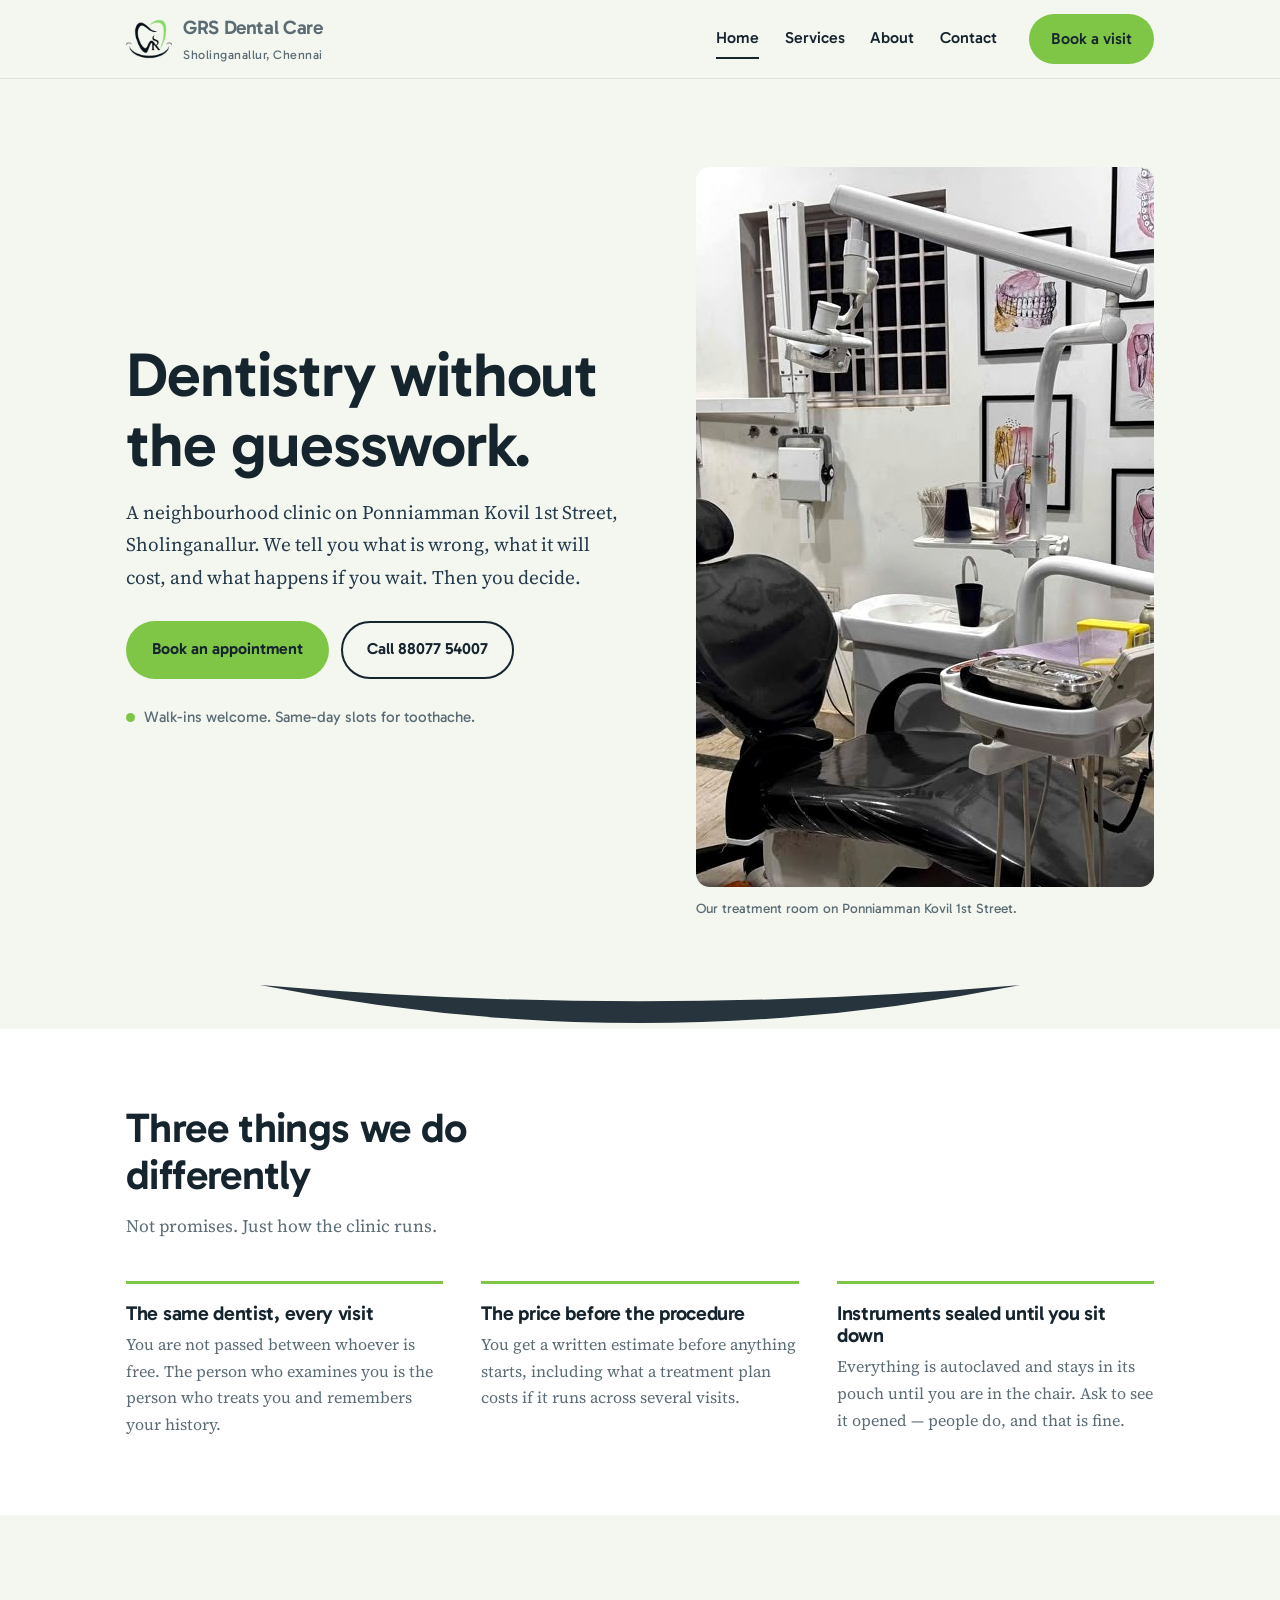
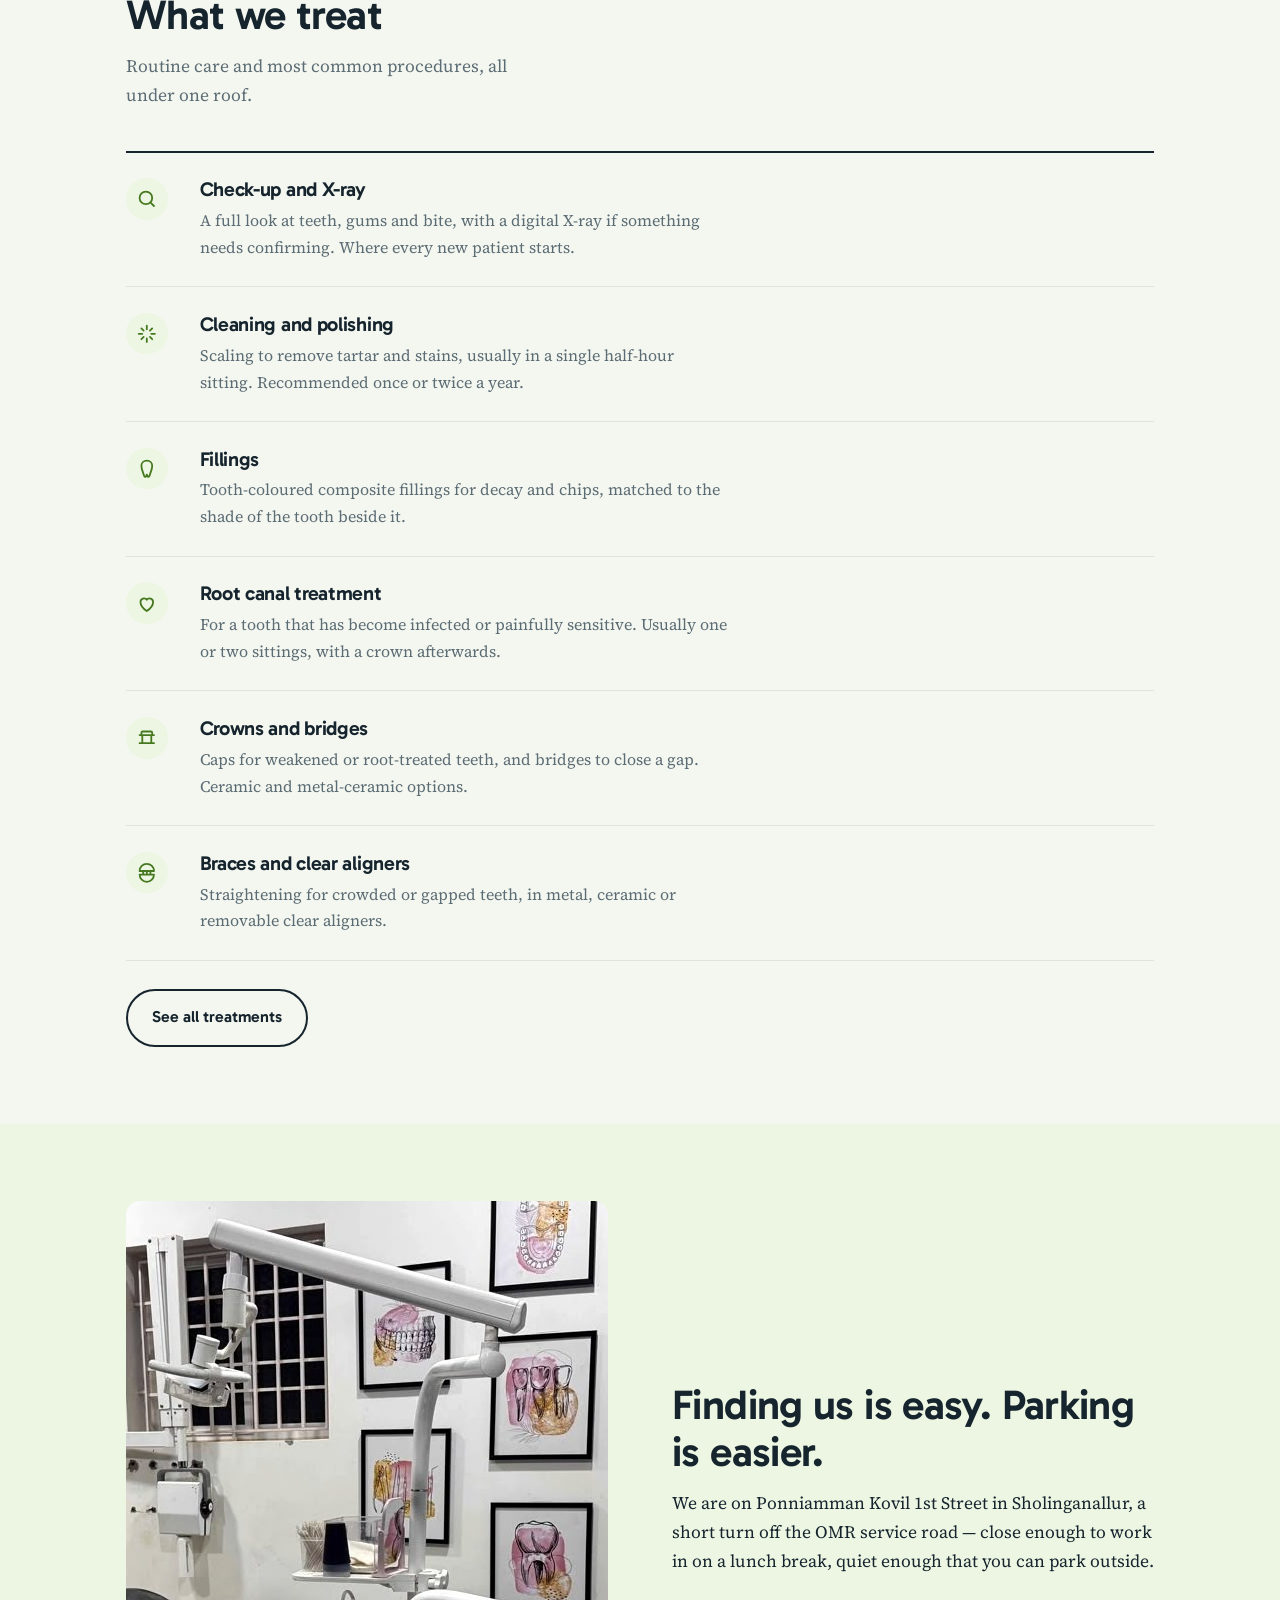
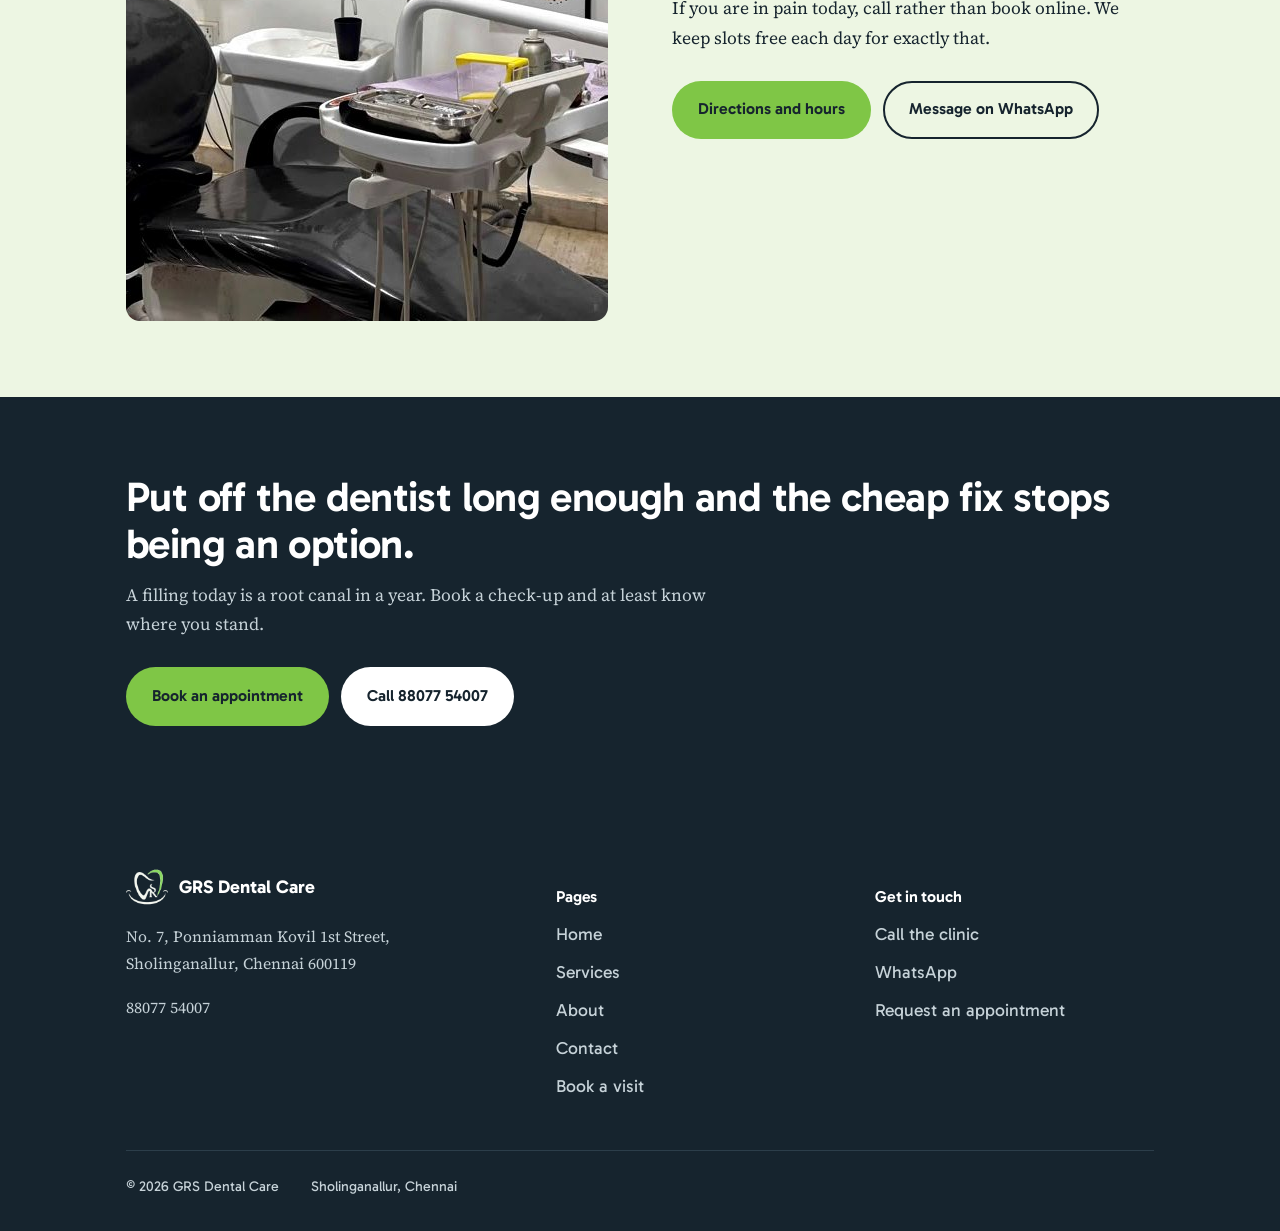
<file: index.html>
<!DOCTYPE html>
<html lang="en-IN">
<head>
<meta charset="utf-8">
<meta name="viewport" content="width=device-width, initial-scale=1">
<title>GRS Dental Care — Dentist in Sholinganallur, Chennai</title>
<meta name="description" content="A neighbourhood dental clinic on Ponniamman Kovil 1st Street, Sholinganallur, Chennai. Check-ups, cleaning, fillings, root canals and braces. Call 88077 54007 to book.">
<link rel="canonical" href="https://example.com/">
<meta property="og:type" content="website">
<meta property="og:title" content="GRS Dental Care — Dentist in Sholinganallur, Chennai">
<meta property="og:description" content="A neighbourhood dental clinic in Sholinganallur. We tell you what's wrong, what it costs, and what happens if you wait.">
<meta property="og:image" content="https://example.com/assets/clinic-room.jpg">
<meta name="twitter:card" content="summary_large_image">
<link rel="icon" href="assets/favicon-32.png" sizes="32x32">
<link rel="apple-touch-icon" href="assets/apple-touch-icon.png">
<link rel="preconnect" href="https://fonts.googleapis.com">
<link rel="preconnect" href="https://fonts.gstatic.com" crossorigin>
<link href="https://fonts.googleapis.com/css2?family=Gabarito:wght@400;500;600;700&family=Source+Serif+4:ital,opsz,wght@0,8..60,400;0,8..60,600;1,8..60,400&display=swap" rel="stylesheet">
<link rel="stylesheet" href="styles.css">
<script type="application/ld+json">
{
  "@context": "https://schema.org",
  "@type": "Dentist",
  "name": "GRS Dental Care",
  "image": "https://example.com/assets/logo.png",
  "telephone": "+91-88077-54007",
  "address": {
    "@type": "PostalAddress",
    "streetAddress": "No. 7, Ponniamman Kovil 1st Street, Sholinganallur",
    "addressLocality": "Chennai",
    "addressRegion": "Tamil Nadu",
    "postalCode": "600119",
    "addressCountry": "IN"
  },
  "url": "https://example.com/"
}
</script>
</head>
<body>
<a class="skip" href="#main">Skip to content</a>

<header class="masthead">
  <div class="shell">
    <a class="brand" href="index.html">
      <img src="assets/logo.png" alt="">
      <span><b>GRS Dental Care</b><span>Sholinganallur, Chennai</span></span>
    </a>
    <button class="burger" aria-label="Open menu" aria-expanded="false" aria-controls="nav">
      <svg viewBox="0 0 24 24" fill="none" stroke="currentColor" stroke-width="2" stroke-linecap="round"><path d="M3 6h18M3 12h18M3 18h18"/></svg>
    </button>
    <nav class="nav" id="nav">
      <a href="index.html" aria-current="page">Home</a>
      <a href="services.html">Services</a>
      <a href="about.html">About</a>
      <a href="contact.html">Contact</a>
      <a class="btn btn-go" href="appointment.html">Book a visit</a>
    </nav>
  </div>
</header>

<main id="main">

  <section class="hero">
    <div class="shell hero-grid">
      <div>
        <h1>Dentistry without the guesswork.</h1>
        <p class="lede">A neighbourhood clinic on Ponniamman Kovil 1st Street, Sholinganallur. We tell you what is wrong, what it will cost, and what happens if you wait. Then you decide.</p>
        <div class="btn-row">
          <a class="btn btn-go" href="appointment.html">Book an appointment</a>
          <a class="btn btn-line" href="tel:+918807754007">Call 88077 54007</a>
        </div>
        <p class="hero-note"><span class="dot"></span> Walk-ins welcome. Same-day slots for toothache.</p>
      </div>
      <figure class="hero-shot" style="margin:0">
        <img src="assets/clinic-room.jpg" width="1280" height="720"
             alt="The treatment room at GRS Dental Care, with a dental chair, overhead light and instrument tray.">
        <figcaption>Our treatment room on Ponniamman Kovil 1st Street.</figcaption>
      </figure>
    </div>
    <svg class="arc" viewBox="0 0 1200 80" preserveAspectRatio="none" aria-hidden="true">
      <path d="M0,0 Q600,140 1200,0 Q600,60 0,0 Z"/>
    </svg>
  </section>

  <section class="band band-white">
    <div class="shell">
      <div class="band-head">
        <h2>Three things we do differently</h2>
        <p>Not promises. Just how the clinic runs.</p>
      </div>
      <div class="points">
        <div>
          <h3>The same dentist, every visit</h3>
          <p>You are not passed between whoever is free. The person who examines you is the person who treats you and remembers your history.</p>
        </div>
        <div>
          <h3>The price before the procedure</h3>
          <p>You get a written estimate before anything starts, including what a treatment plan costs if it runs across several visits.</p>
        </div>
        <div>
          <h3>Instruments sealed until you sit down</h3>
          <p>Everything is autoclaved and stays in its pouch until you are in the chair. Ask to see it opened — people do, and that is fine.</p>
        </div>
      </div>
    </div>
  </section>

  <section class="band">
    <div class="shell">
      <div class="band-head">
        <h2>What we treat</h2>
        <p>Routine care and most common procedures, all under one roof.</p>
      </div>
      <ul class="ruled">
        <li class="svc">
          <span class="svc-mark"><svg viewBox="0 0 24 24" fill="none" stroke="currentColor" stroke-width="2" stroke-linecap="round"><circle cx="11" cy="11" r="7"/><path d="M20 20l-3.5-3.5"/></svg></span>
          <div><h3>Check-up and X-ray</h3><p>A full look at teeth, gums and bite, with a digital X-ray if something needs confirming. Where every new patient starts.</p></div>
        </li>
        <li class="svc">
          <span class="svc-mark"><svg viewBox="0 0 24 24" fill="none" stroke="currentColor" stroke-width="2" stroke-linecap="round"><path d="M12 3v4M12 17v4M3 12h4M17 12h4M6 6l2.5 2.5M15.5 15.5L18 18M18 6l-2.5 2.5M8.5 15.5L6 18"/></svg></span>
          <div><h3>Cleaning and polishing</h3><p>Scaling to remove tartar and stains, usually in a single half-hour sitting. Recommended once or twice a year.</p></div>
        </li>
        <li class="svc">
          <span class="svc-mark"><svg viewBox="0 0 24 24" fill="none" stroke="currentColor" stroke-width="2" stroke-linecap="round"><path d="M12 3c3.5 0 6 2.3 6 5.6 0 4-1.6 6.3-2.4 9.4-.4 1.6-1.2 3-2.1 3-1.1 0-1.1-2.6-1.5-2.6s-.4 2.6-1.5 2.6c-.9 0-1.7-1.4-2.1-3C7.6 14.9 6 12.6 6 8.6 6 5.3 8.5 3 12 3Z"/></svg></span>
          <div><h3>Fillings</h3><p>Tooth-coloured composite fillings for decay and chips, matched to the shade of the tooth beside it.</p></div>
        </li>
        <li class="svc">
          <span class="svc-mark"><svg viewBox="0 0 24 24" fill="none" stroke="currentColor" stroke-width="2" stroke-linecap="round"><path d="M12 21s-7-4.4-7-10a4 4 0 0 1 7-2.6A4 4 0 0 1 19 11c0 5.6-7 10-7 10Z"/></svg></span>
          <div><h3>Root canal treatment</h3><p>For a tooth that has become infected or painfully sensitive. Usually one or two sittings, with a crown afterwards.</p></div>
        </li>
        <li class="svc">
          <span class="svc-mark"><svg viewBox="0 0 24 24" fill="none" stroke="currentColor" stroke-width="2" stroke-linecap="round"><path d="M4 9h16M6 9V6.5A1.5 1.5 0 0 1 7.5 5h9A1.5 1.5 0 0 1 18 6.5V9M7 9v9M17 9v9M4 18h16"/></svg></span>
          <div><h3>Crowns and bridges</h3><p>Caps for weakened or root-treated teeth, and bridges to close a gap. Ceramic and metal-ceramic options.</p></div>
        </li>
        <li class="svc">
          <span class="svc-mark"><svg viewBox="0 0 24 24" fill="none" stroke="currentColor" stroke-width="2" stroke-linecap="round"><path d="M4 10h16M4 14h16M8 10v4M12 10v4M16 10v4M4 10a8 8 0 0 1 16 0M4 14a8 8 0 0 0 16 0"/></svg></span>
          <div><h3>Braces and clear aligners</h3><p>Straightening for crowded or gapped teeth, in metal, ceramic or removable clear aligners.</p></div>
        </li>
      </ul>
      <div class="btn-row"><a class="btn btn-line" href="services.html">See all treatments</a></div>
    </div>
  </section>

  <section class="band band-wash">
    <div class="shell split">
      <img src="assets/clinic-room-tall.jpg" width="793" height="720" alt="Dental chair and instrument tray at the clinic.">
      <div>
        <h2>Finding us is easy. Parking is easier.</h2>
        <p>We are on Ponniamman Kovil 1st Street in Sholinganallur, a short turn off the OMR service road — close enough to work in on a lunch break, quiet enough that you can park outside.</p>
        <p>If you are in pain today, call rather than book online. We keep slots free each day for exactly that.</p>
        <div class="btn-row">
          <a class="btn btn-go" href="contact.html">Directions and hours</a>
          <a class="btn btn-line" href="https://wa.me/918807754007">Message on WhatsApp</a>
        </div>
      </div>
    </div>
  </section>

  <section class="band band-dark">
    <div class="shell">
      <h2>Put off the dentist long enough and the cheap fix stops being an option.</h2>
      <p>A filling today is a root canal in a year. Book a check-up and at least know where you stand.</p>
      <div class="btn-row">
        <a class="btn btn-go" href="appointment.html">Book an appointment</a>
        <a class="btn btn-pale" href="tel:+918807754007">Call 88077 54007</a>
      </div>
    </div>
  </section>

</main>

<footer class="footer">
  <div class="shell">
    <div class="footer-grid">
      <div>
        <div class="footer-brand"><img src="assets/logo-light.png" alt=""><b>GRS Dental Care</b></div>
        <p>No. 7, Ponniamman Kovil 1st Street,<br>Sholinganallur, Chennai 600119</p>
        <p><a href="tel:+918807754007">88077 54007</a></p>
      </div>
      <div>
        <h4>Pages</h4>
        <ul>
          <li><a href="index.html">Home</a></li>
          <li><a href="services.html">Services</a></li>
          <li><a href="about.html">About</a></li>
          <li><a href="contact.html">Contact</a></li>
          <li><a href="appointment.html">Book a visit</a></li>
        </ul>
      </div>
      <div>
        <h4>Get in touch</h4>
        <ul>
          <li><a href="tel:+918807754007">Call the clinic</a></li>
          <li><a href="https://wa.me/918807754007">WhatsApp</a></li>
          <li><a href="appointment.html">Request an appointment</a></li>
        </ul>
      </div>
    </div>
    <div class="colophon">
      <span>&copy; <span id="yr">2026</span> GRS Dental Care</span>
      <span>Sholinganallur, Chennai</span>
    </div>
  </div>
</footer>

<div class="callbar">
  <a href="tel:+918807754007">Call</a>
  <a class="go" href="appointment.html">Book a visit</a>
</div>

<script src="site.js"></script>
</body>
</html>
</file>
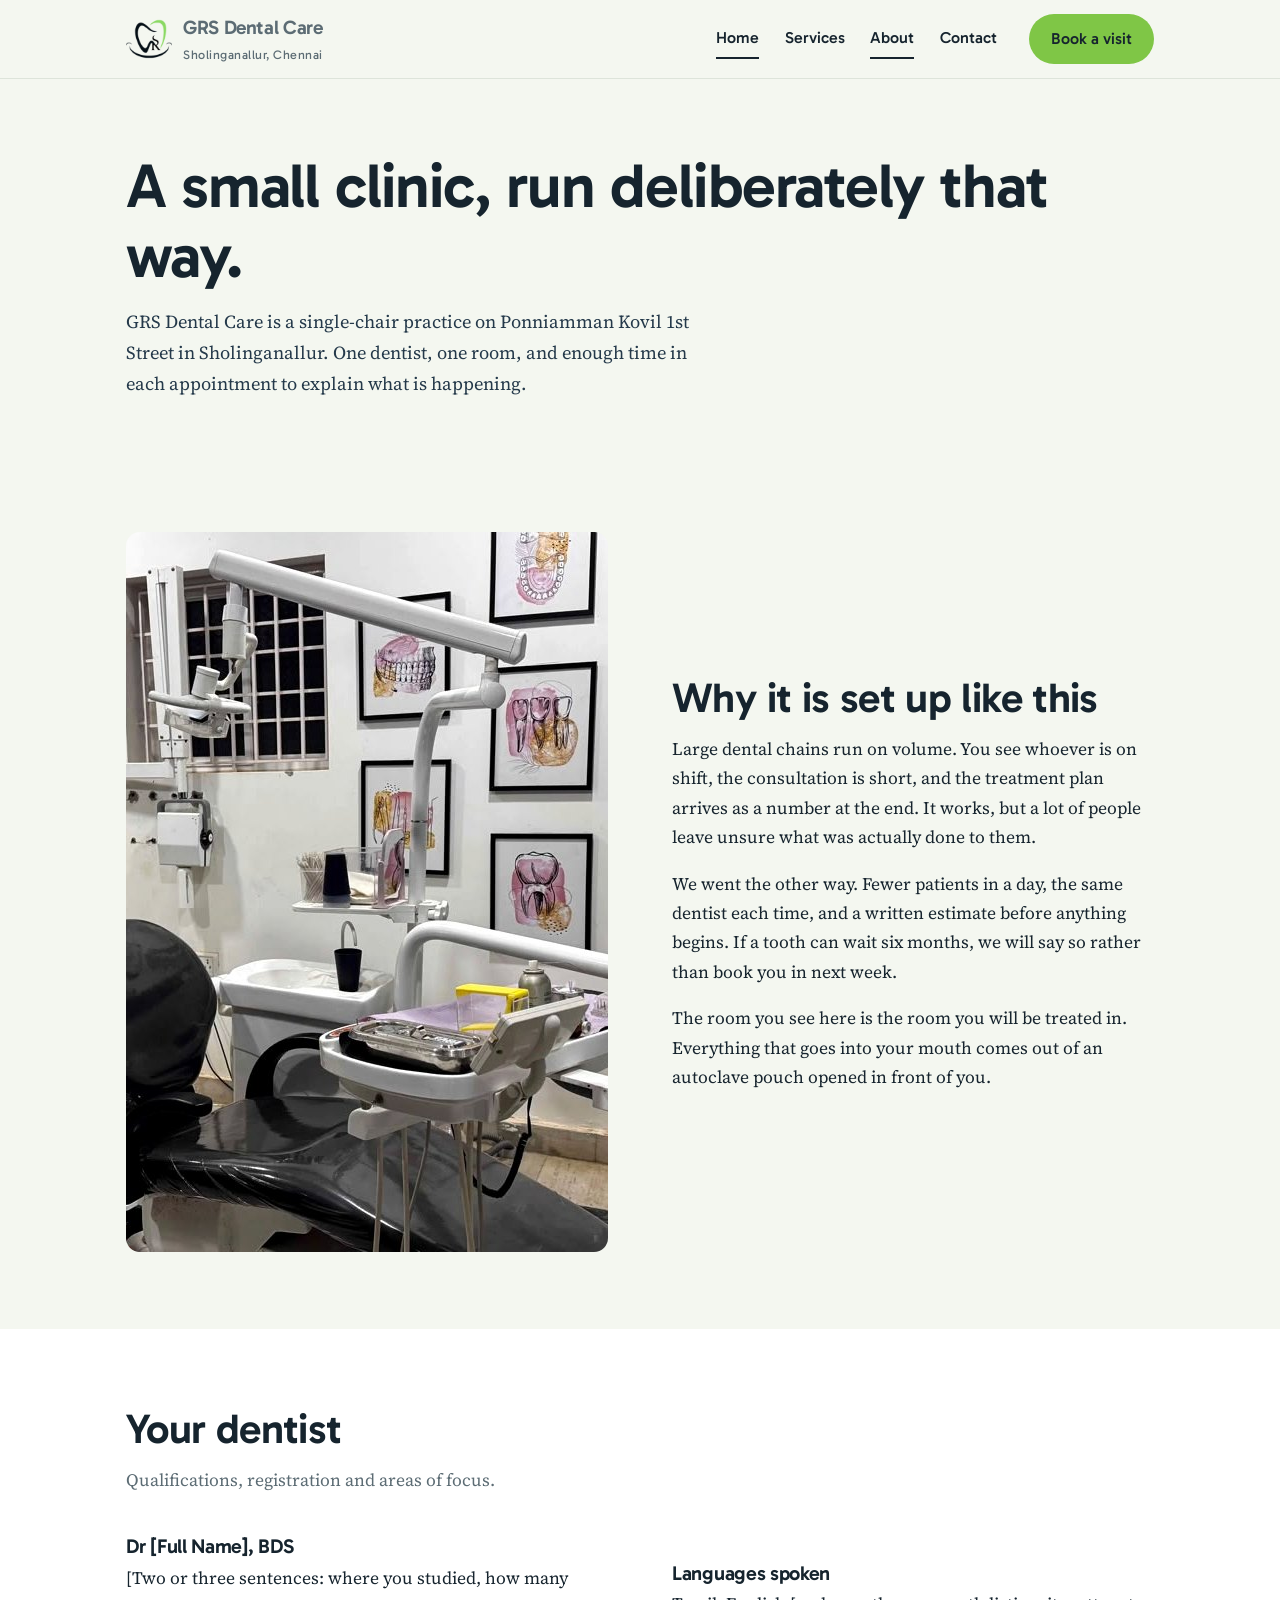
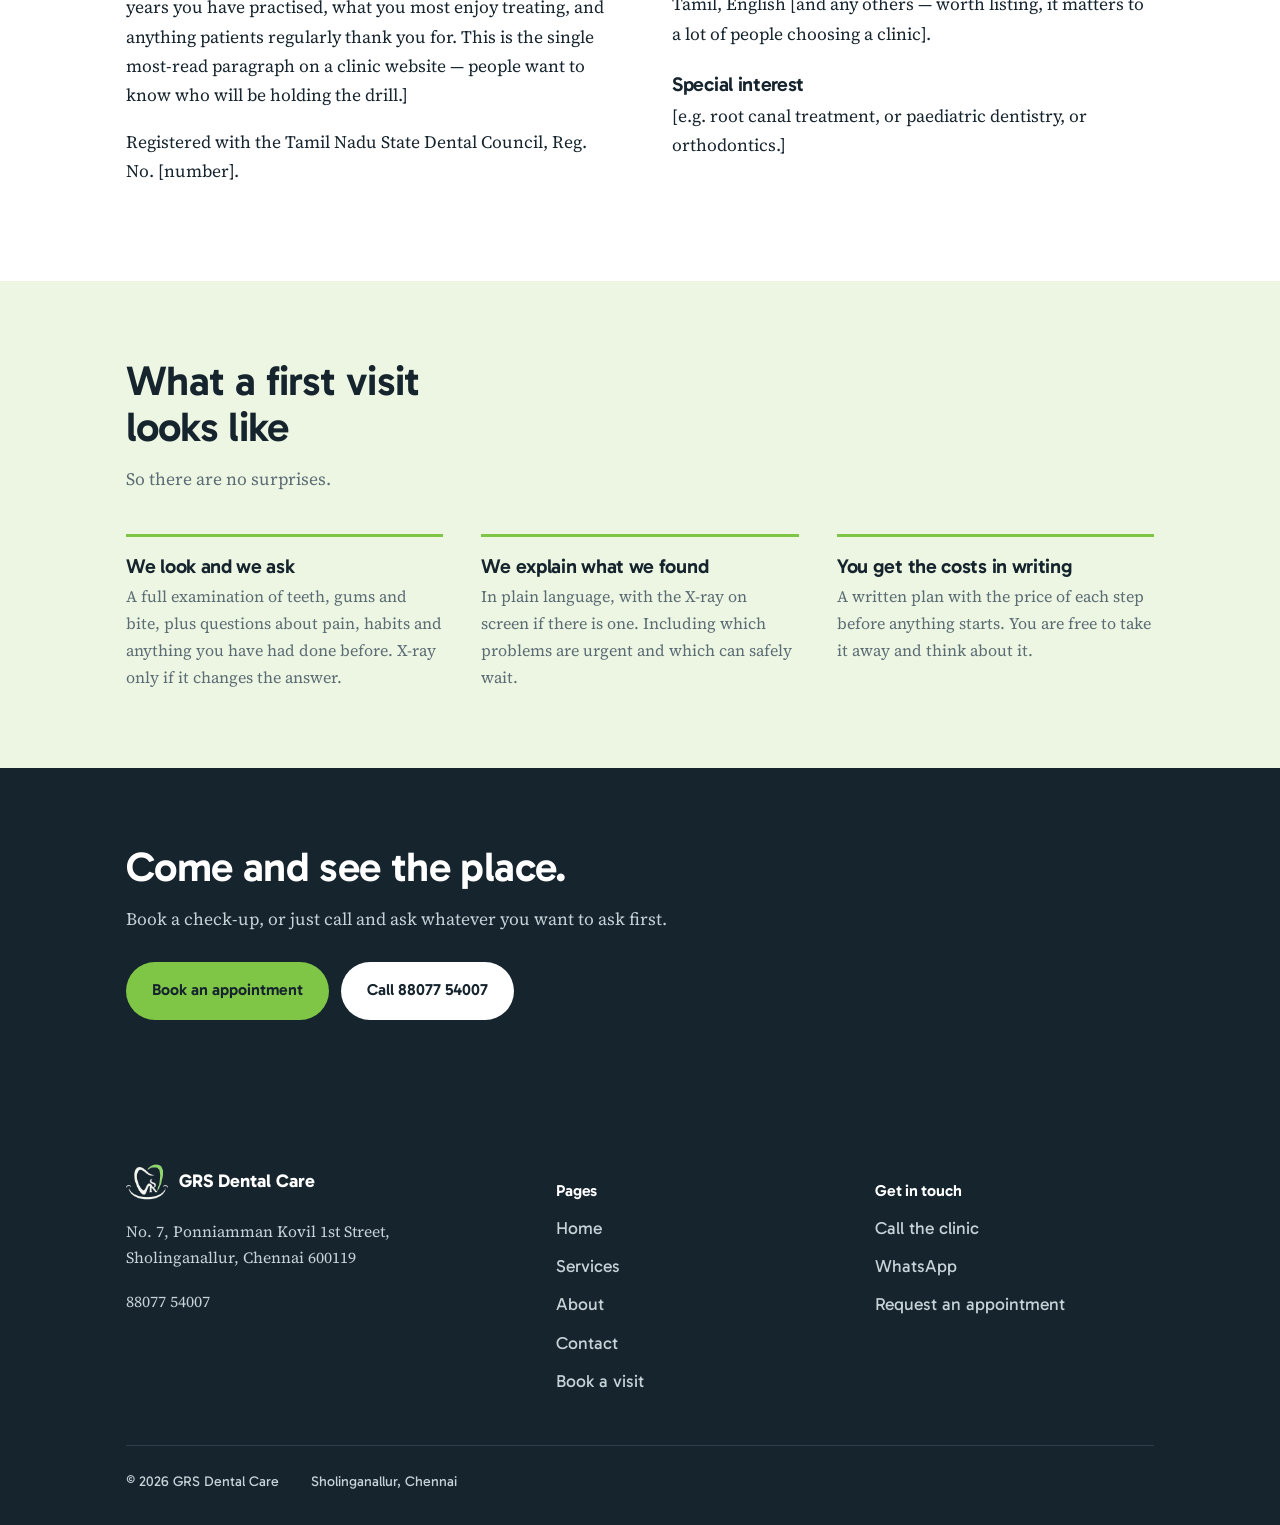
<file: about.html>
<!DOCTYPE html>
<html lang="en-IN">
<head>
<meta charset="utf-8">
<meta name="viewport" content="width=device-width, initial-scale=1">
<title>About the clinic — GRS Dental Care, Sholinganallur</title>
<meta name="description" content="A single-chair dental practice in Sholinganallur, Chennai. The same dentist every visit, written estimates before treatment, and instruments opened in front of you.">
<link rel="canonical" href="https://example.com/about.html">
<meta property="og:type" content="website">
<meta property="og:title" content="About the clinic — GRS Dental Care, Sholinganallur">
<meta property="og:description" content="A single-chair dental practice in Sholinganallur, Chennai. The same dentist every visit, written estimates before treatment, and instruments opened in front of you.">
<meta property="og:image" content="https://example.com/assets/clinic-room.jpg">
<meta name="twitter:card" content="summary_large_image">
<link rel="icon" href="assets/favicon-32.png" sizes="32x32">
<link rel="apple-touch-icon" href="assets/apple-touch-icon.png">
<link rel="preconnect" href="https://fonts.googleapis.com">
<link rel="preconnect" href="https://fonts.gstatic.com" crossorigin>
<link href="https://fonts.googleapis.com/css2?family=Gabarito:wght@400;500;600;700&family=Source+Serif+4:ital,opsz,wght@0,8..60,400;0,8..60,600;1,8..60,400&display=swap" rel="stylesheet">
<link rel="stylesheet" href="styles.css">
</head>
<body>
<a class="skip" href="#main">Skip to content</a>

<header class="masthead">
  <div class="shell">
    <a class="brand" href="index.html">
      <img src="assets/logo.png" alt="">
      <span><b>GRS Dental Care</b><span>Sholinganallur, Chennai</span></span>
    </a>
    <button class="burger" aria-label="Open menu" aria-expanded="false" aria-controls="nav">
      <svg viewBox="0 0 24 24" fill="none" stroke="currentColor" stroke-width="2" stroke-linecap="round"><path d="M3 6h18M3 12h18M3 18h18"/></svg>
    </button>
    <nav class="nav" id="nav">
      <a href="index.html" aria-current="page">Home</a>
      <a href="services.html">Services</a>
      <a href="about.html" aria-current="page">About</a>
      <a href="contact.html">Contact</a>
      <a class="btn btn-go" href="appointment.html">Book a visit</a>
    </nav>
  </div>
</header>

<main id="main">

  <section class="pagehead">
    <div class="shell">
      <h1>A small clinic, run deliberately that way.</h1>
      <p>GRS Dental Care is a single-chair practice on Ponniamman Kovil 1st Street in Sholinganallur. One dentist, one room, and enough time in each appointment to explain what is happening.</p>
    </div>
  </section>

  <section class="band">
    <div class="shell split">
      <img src="assets/clinic-room-tall.jpg" width="793" height="720" alt="The treatment room, with the dental chair, overhead light and instrument tray.">
      <div>
        <h2>Why it is set up like this</h2>
        <p>Large dental chains run on volume. You see whoever is on shift, the consultation is short, and the treatment plan arrives as a number at the end. It works, but a lot of people leave unsure what was actually done to them.</p>
        <p>We went the other way. Fewer patients in a day, the same dentist each time, and a written estimate before anything begins. If a tooth can wait six months, we will say so rather than book you in next week.</p>
        <p>The room you see here is the room you will be treated in. Everything that goes into your mouth comes out of an autoclave pouch opened in front of you.</p>
      </div>
    </div>
  </section>

  <section class="band band-white">
    <div class="shell">
      <div class="band-head">
        <h2>Your dentist</h2>
        <p>Qualifications, registration and areas of focus.</p>
      </div>
      <div class="split">
        <div>
          <h3>Dr [Full Name], BDS</h3>
          <p>[Two or three sentences: where you studied, how many years you have practised, what you most enjoy treating, and anything patients regularly thank you for. This is the single most-read paragraph on a clinic website — people want to know who will be holding the drill.]</p>
          <p>Registered with the Tamil Nadu State Dental Council, Reg. No. [number].</p>
        </div>
        <div>
          <h3>Languages spoken</h3>
          <p>Tamil, English [and any others — worth listing, it matters to a lot of people choosing a clinic].</p>
          <h3 style="margin-top:1.5rem">Special interest</h3>
          <p>[e.g. root canal treatment, or paediatric dentistry, or orthodontics.]</p>
        </div>
      </div>
    </div>
  </section>

  <section class="band band-wash">
    <div class="shell">
      <div class="band-head">
        <h2>What a first visit looks like</h2>
        <p>So there are no surprises.</p>
      </div>
      <div class="points">
        <div>
          <h3>We look and we ask</h3>
          <p>A full examination of teeth, gums and bite, plus questions about pain, habits and anything you have had done before. X-ray only if it changes the answer.</p>
        </div>
        <div>
          <h3>We explain what we found</h3>
          <p>In plain language, with the X-ray on screen if there is one. Including which problems are urgent and which can safely wait.</p>
        </div>
        <div>
          <h3>You get the costs in writing</h3>
          <p>A written plan with the price of each step before anything starts. You are free to take it away and think about it.</p>
        </div>
      </div>
    </div>
  </section>

  <section class="band band-dark">
    <div class="shell">
      <h2>Come and see the place.</h2>
      <p>Book a check-up, or just call and ask whatever you want to ask first.</p>
      <div class="btn-row">
        <a class="btn btn-go" href="appointment.html">Book an appointment</a>
        <a class="btn btn-pale" href="tel:+918807754007">Call 88077 54007</a>
      </div>
    </div>
  </section>

</main>

<footer class="footer">
  <div class="shell">
    <div class="footer-grid">
      <div>
        <div class="footer-brand"><img src="assets/logo-light.png" alt=""><b>GRS Dental Care</b></div>
        <p>No. 7, Ponniamman Kovil 1st Street,<br>Sholinganallur, Chennai 600119</p>
        <p><a href="tel:+918807754007">88077 54007</a></p>
      </div>
      <div>
        <h4>Pages</h4>
        <ul>
          <li><a href="index.html">Home</a></li>
          <li><a href="services.html">Services</a></li>
          <li><a href="about.html">About</a></li>
          <li><a href="contact.html">Contact</a></li>
          <li><a href="appointment.html">Book a visit</a></li>
        </ul>
      </div>
      <div>
        <h4>Get in touch</h4>
        <ul>
          <li><a href="tel:+918807754007">Call the clinic</a></li>
          <li><a href="https://wa.me/918807754007">WhatsApp</a></li>
          <li><a href="appointment.html">Request an appointment</a></li>
        </ul>
      </div>
    </div>
    <div class="colophon">
      <span>&copy; <span id="yr">2026</span> GRS Dental Care</span>
      <span>Sholinganallur, Chennai</span>
    </div>
  </div>
</footer>


<div class="callbar">
  <a href="tel:+918807754007">Call</a>
  <a class="go" href="appointment.html">Book a visit</a>
</div>

<script src="site.js"></script>
</body>
</html>
</file>
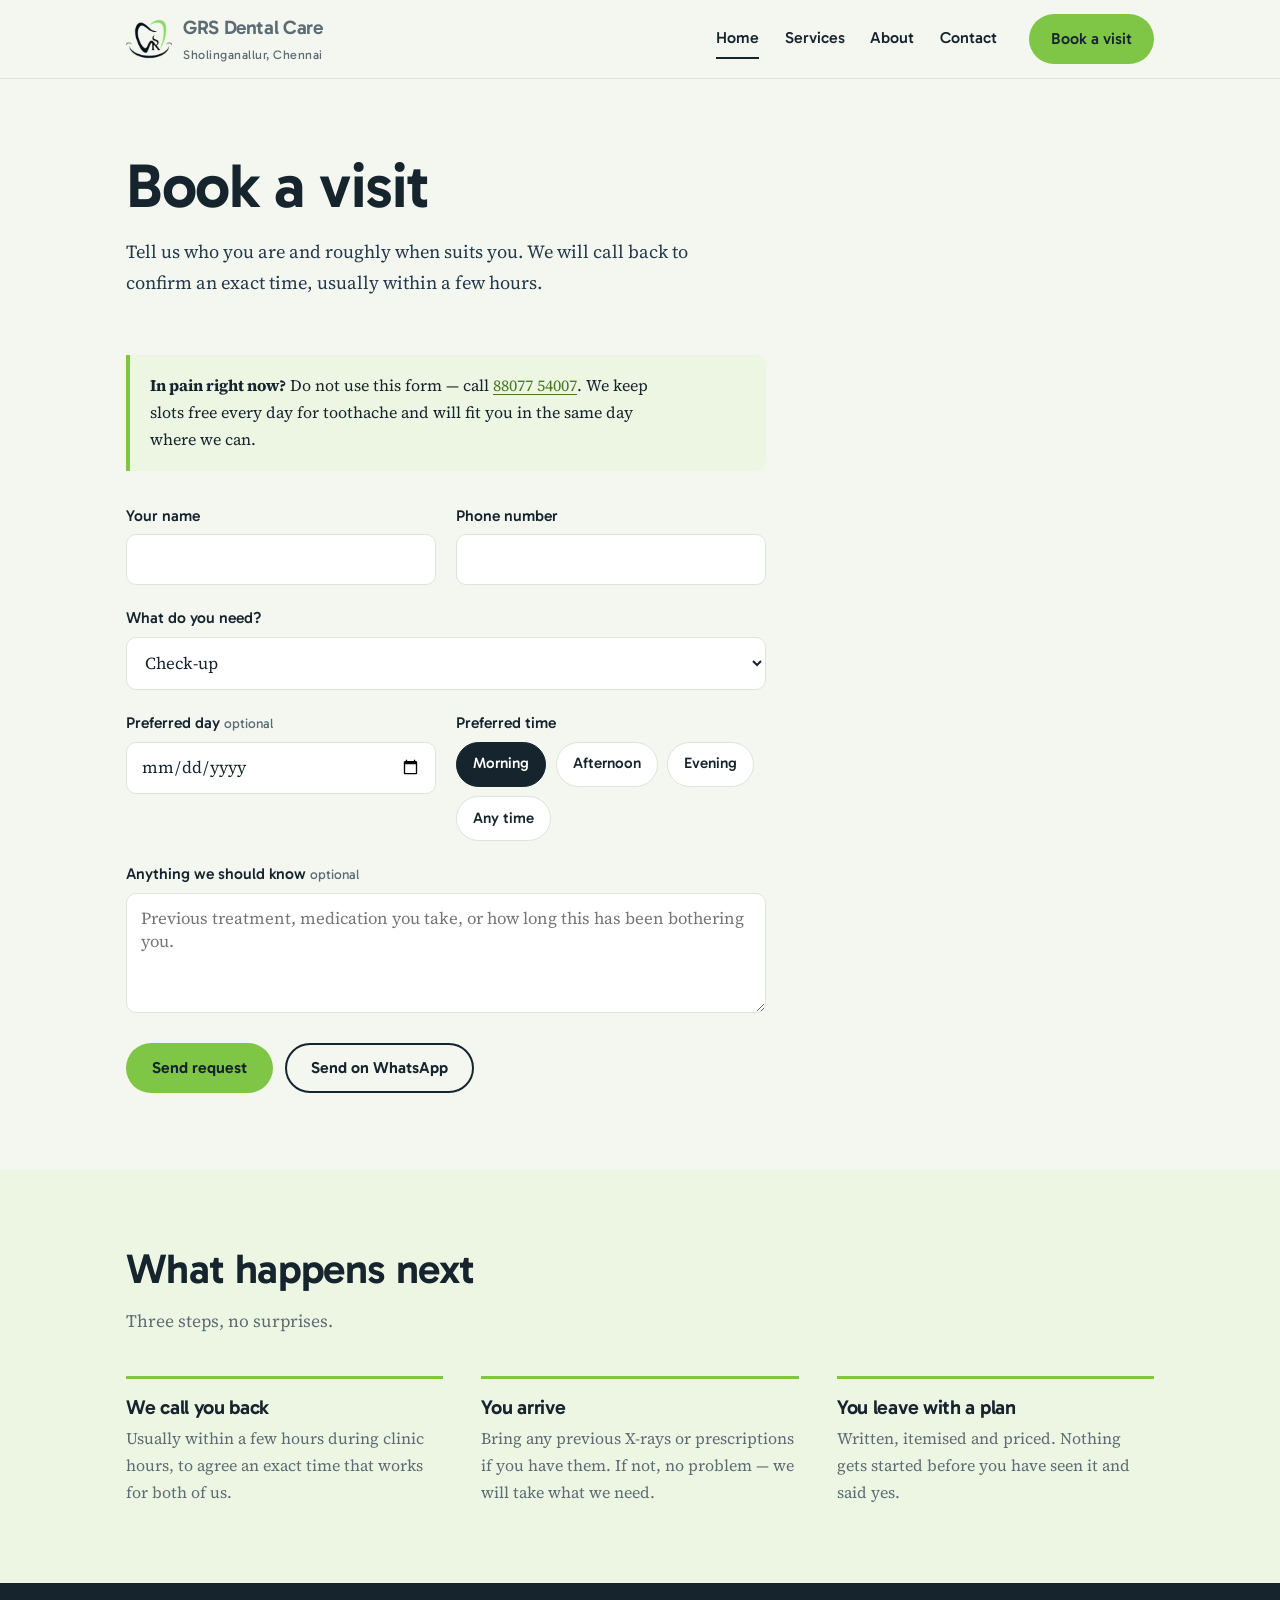
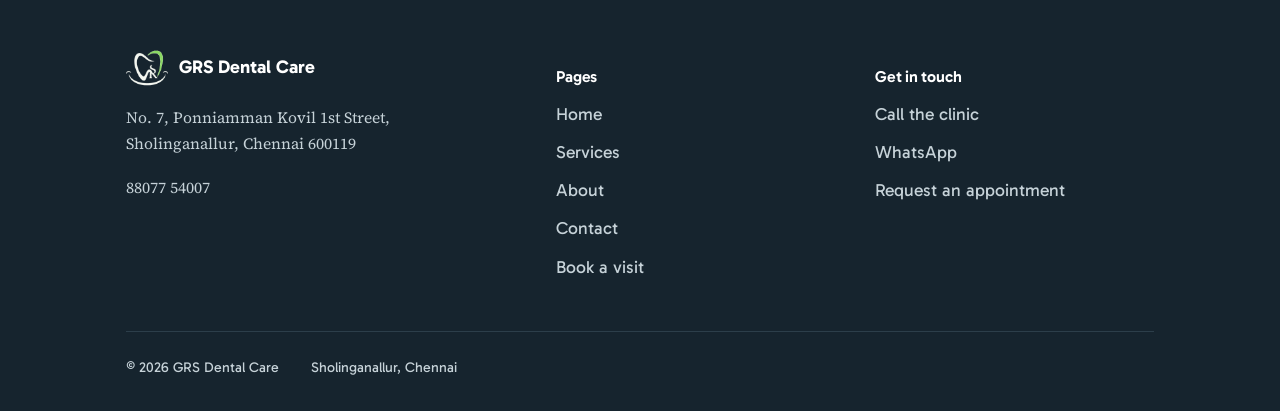
<file: appointment.html>
<!DOCTYPE html>
<html lang="en-IN">
<head>
<meta charset="utf-8">
<meta name="viewport" content="width=device-width, initial-scale=1">
<title>Book an appointment — GRS Dental Care, Sholinganallur</title>
<meta name="description" content="Request a dental appointment at GRS Dental Care in Sholinganallur, Chennai. Tell us what you need and we will call back to confirm a time.">
<link rel="canonical" href="https://example.com/appointment.html">
<meta property="og:type" content="website">
<meta property="og:title" content="Book an appointment — GRS Dental Care, Sholinganallur">
<meta property="og:description" content="Request a dental appointment at GRS Dental Care in Sholinganallur, Chennai. Tell us what you need and we will call back to confirm a time.">
<meta property="og:image" content="https://example.com/assets/clinic-room.jpg">
<meta name="twitter:card" content="summary_large_image">
<link rel="icon" href="assets/favicon-32.png" sizes="32x32">
<link rel="apple-touch-icon" href="assets/apple-touch-icon.png">
<link rel="preconnect" href="https://fonts.googleapis.com">
<link rel="preconnect" href="https://fonts.gstatic.com" crossorigin>
<link href="https://fonts.googleapis.com/css2?family=Gabarito:wght@400;500;600;700&family=Source+Serif+4:ital,opsz,wght@0,8..60,400;0,8..60,600;1,8..60,400&display=swap" rel="stylesheet">
<link rel="stylesheet" href="styles.css">
</head>
<body>
<a class="skip" href="#main">Skip to content</a>

<header class="masthead">
  <div class="shell">
    <a class="brand" href="index.html">
      <img src="assets/logo.png" alt="">
      <span><b>GRS Dental Care</b><span>Sholinganallur, Chennai</span></span>
    </a>
    <button class="burger" aria-label="Open menu" aria-expanded="false" aria-controls="nav">
      <svg viewBox="0 0 24 24" fill="none" stroke="currentColor" stroke-width="2" stroke-linecap="round"><path d="M3 6h18M3 12h18M3 18h18"/></svg>
    </button>
    <nav class="nav" id="nav">
      <a href="index.html" aria-current="page">Home</a>
      <a href="services.html">Services</a>
      <a href="about.html">About</a>
      <a href="contact.html">Contact</a>
      <a class="btn btn-go" href="appointment.html" aria-current="page">Book a visit</a>
    </nav>
  </div>
</header>

<main id="main">

  <section class="pagehead">
    <div class="shell">
      <h1>Book a visit</h1>
      <p>Tell us who you are and roughly when suits you. We will call back to confirm an exact time, usually within a few hours.</p>
    </div>
  </section>

  <section class="band" style="padding-top:0">
    <div class="shell">
      <div class="notice">
        <p><strong>In pain right now?</strong> Do not use this form &mdash; call <a href="tel:+918807754007">88077 54007</a>. We keep slots free every day for toothache and will fit you in the same day where we can.</p>
      </div>

      <form class="form" id="booking" novalidate>
        <div class="two">
          <div class="field">
            <label for="name">Your name</label>
            <input id="name" name="name" type="text" autocomplete="name" required>
          </div>
          <div class="field">
            <label for="phone">Phone number</label>
            <input id="phone" name="phone" type="tel" inputmode="tel" autocomplete="tel"
                   pattern="[0-9+ ]{10,15}" required>
          </div>
        </div>

        <div class="field">
          <label for="reason">What do you need?</label>
          <select id="reason" name="reason">
            <option>Check-up</option>
            <option>Cleaning and polishing</option>
            <option>Toothache or sensitivity</option>
            <option>Filling</option>
            <option>Root canal</option>
            <option>Crown or bridge</option>
            <option>Braces or aligners</option>
            <option>Extraction</option>
            <option>Whitening</option>
            <option>Something else</option>
          </select>
        </div>

        <div class="two">
          <div class="field">
            <label for="date">Preferred day <span class="hint">optional</span></label>
            <input id="date" name="date" type="date">
          </div>
          <div class="field">
            <label>Preferred time</label>
            <div class="chooser">
              <label><input type="radio" name="preferred" value="Morning" checked><span>Morning</span></label>
              <label><input type="radio" name="preferred" value="Afternoon"><span>Afternoon</span></label>
              <label><input type="radio" name="preferred" value="Evening"><span>Evening</span></label>
              <label><input type="radio" name="preferred" value="No preference"><span>Any time</span></label>
            </div>
          </div>
        </div>

        <div class="field">
          <label for="notes">Anything we should know <span class="hint">optional</span></label>
          <textarea id="notes" name="notes" placeholder="Previous treatment, medication you take, or how long this has been bothering you."></textarea>
        </div>

        <div class="btn-row" style="margin-top:1.25rem">
          <button class="btn btn-go" type="submit">Send request</button>
          <button class="btn btn-line" type="button" id="wa-send">Send on WhatsApp</button>
        </div>

        <div class="formstate" id="formstate" role="status" aria-live="polite"></div>
      </form>
    </div>
  </section>

  <section class="band band-wash">
    <div class="shell">
      <div class="band-head">
        <h2>What happens next</h2>
        <p>Three steps, no surprises.</p>
      </div>
      <div class="points">
        <div>
          <h3>We call you back</h3>
          <p>Usually within a few hours during clinic hours, to agree an exact time that works for both of us.</p>
        </div>
        <div>
          <h3>You arrive</h3>
          <p>Bring any previous X-rays or prescriptions if you have them. If not, no problem &mdash; we will take what we need.</p>
        </div>
        <div>
          <h3>You leave with a plan</h3>
          <p>Written, itemised and priced. Nothing gets started before you have seen it and said yes.</p>
        </div>
      </div>
    </div>
  </section>

</main>

<footer class="footer">
  <div class="shell">
    <div class="footer-grid">
      <div>
        <div class="footer-brand"><img src="assets/logo-light.png" alt=""><b>GRS Dental Care</b></div>
        <p>No. 7, Ponniamman Kovil 1st Street,<br>Sholinganallur, Chennai 600119</p>
        <p><a href="tel:+918807754007">88077 54007</a></p>
      </div>
      <div>
        <h4>Pages</h4>
        <ul>
          <li><a href="index.html">Home</a></li>
          <li><a href="services.html">Services</a></li>
          <li><a href="about.html">About</a></li>
          <li><a href="contact.html">Contact</a></li>
          <li><a href="appointment.html">Book a visit</a></li>
        </ul>
      </div>
      <div>
        <h4>Get in touch</h4>
        <ul>
          <li><a href="tel:+918807754007">Call the clinic</a></li>
          <li><a href="https://wa.me/918807754007">WhatsApp</a></li>
          <li><a href="appointment.html">Request an appointment</a></li>
        </ul>
      </div>
    </div>
    <div class="colophon">
      <span>&copy; <span id="yr">2026</span> GRS Dental Care</span>
      <span>Sholinganallur, Chennai</span>
    </div>
  </div>
</footer>


<div class="callbar">
  <a href="tel:+918807754007">Call</a>
  <a class="go" href="appointment.html">Book a visit</a>
</div>

<script src="site.js"></script>
</body>
</html>
</file>
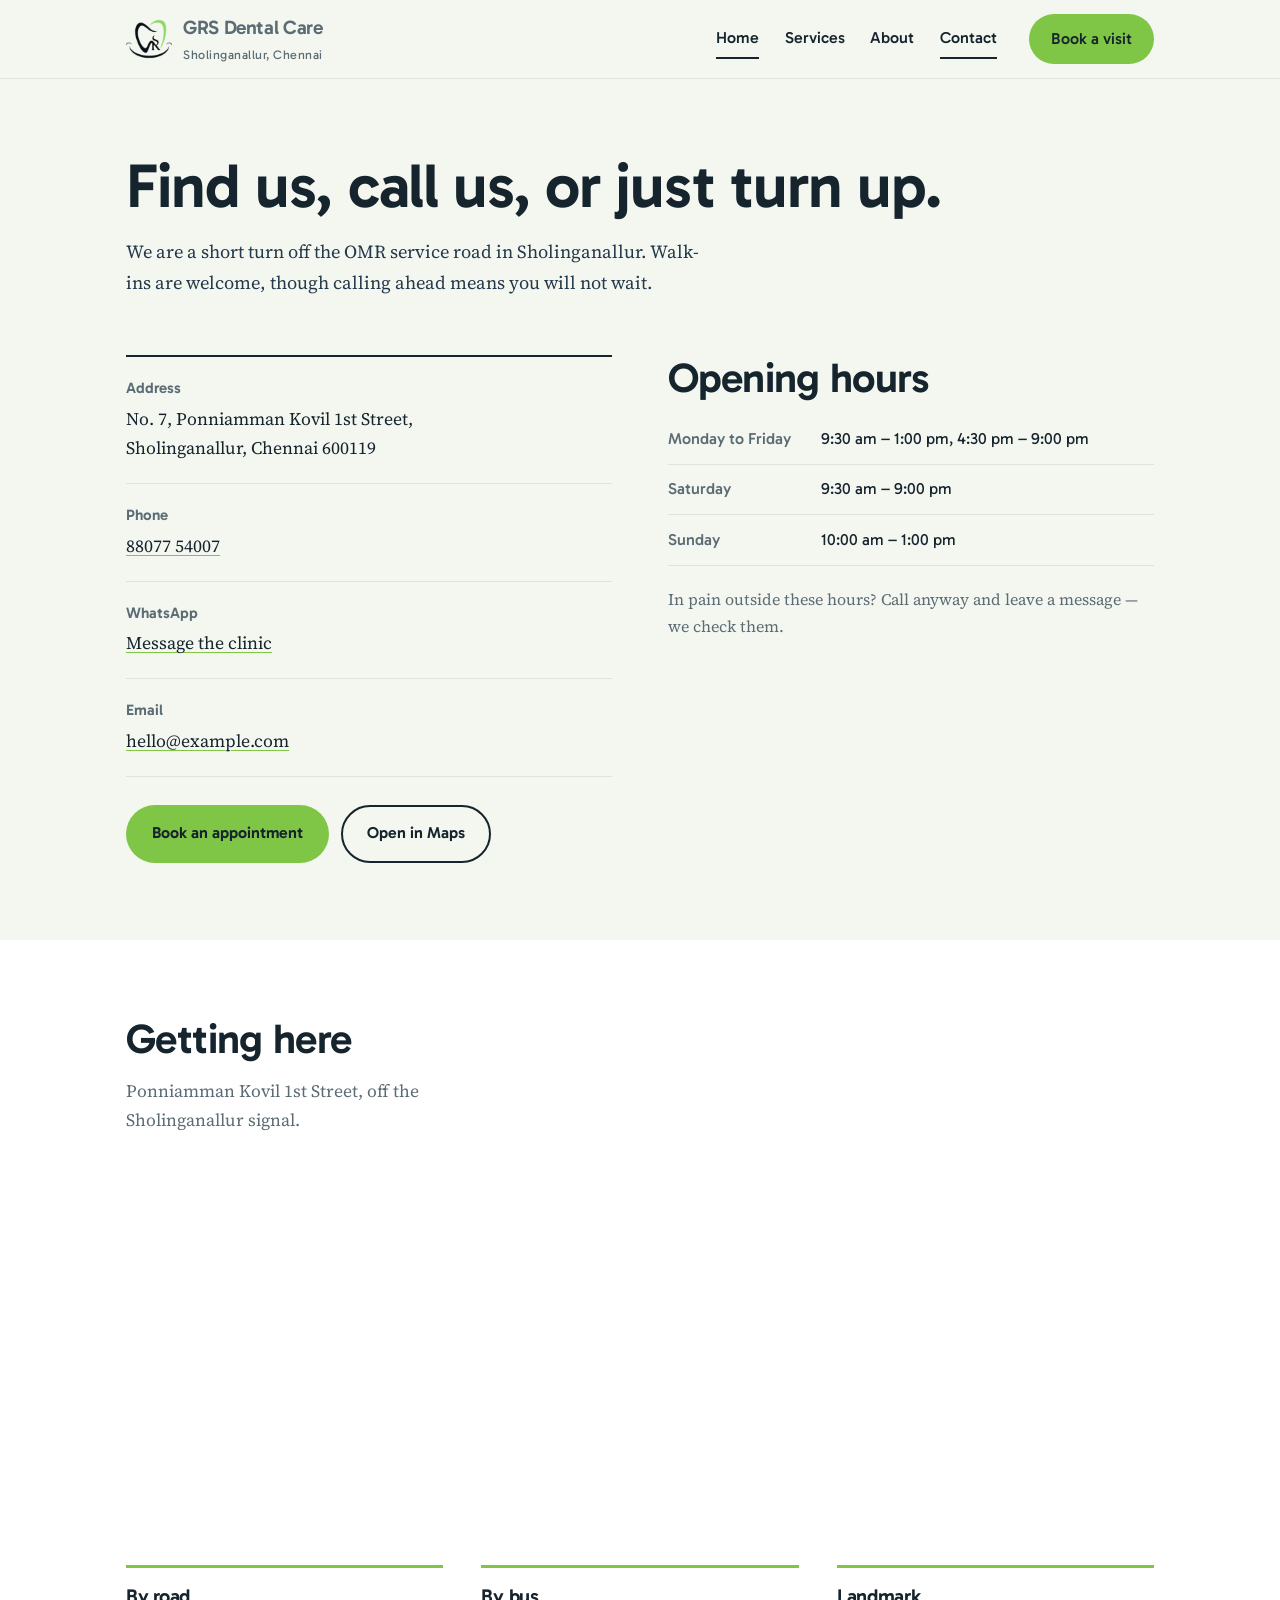
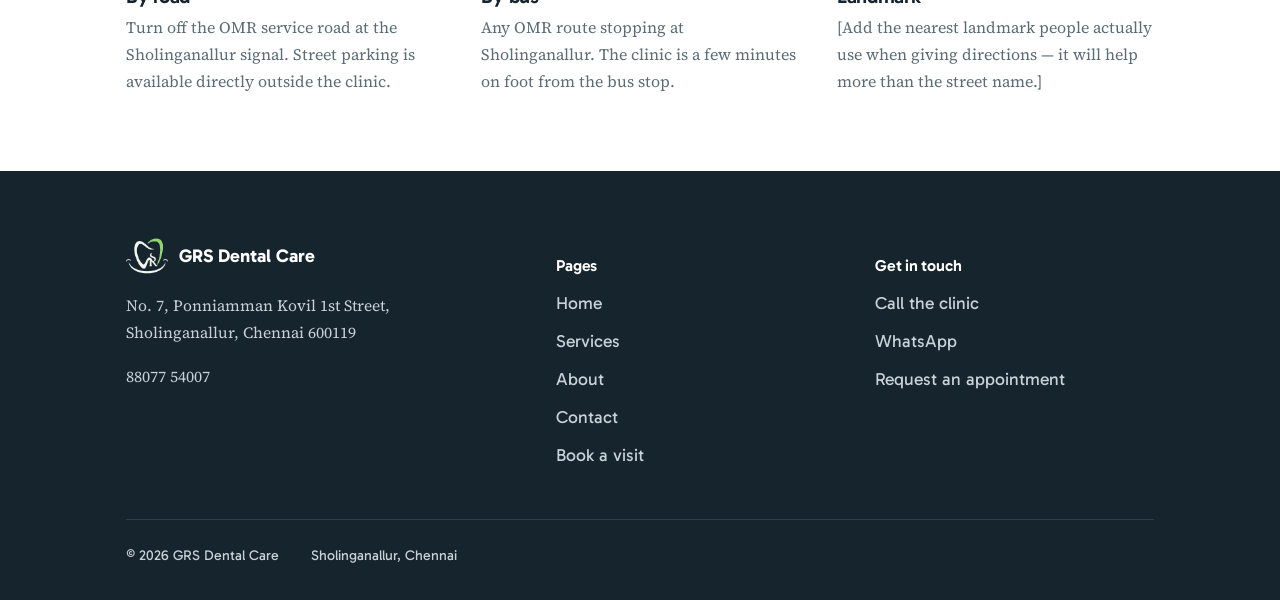
<file: contact.html>
<!DOCTYPE html>
<html lang="en-IN">
<head>
<meta charset="utf-8">
<meta name="viewport" content="width=device-width, initial-scale=1">
<title>Contact and directions — GRS Dental Care, Sholinganallur</title>
<meta name="description" content="GRS Dental Care, No. 7 Ponniamman Kovil 1st Street, Sholinganallur, Chennai 600119. Call 88077 54007. Opening hours, map and directions.">
<link rel="canonical" href="https://example.com/contact.html">
<meta property="og:type" content="website">
<meta property="og:title" content="Contact and directions — GRS Dental Care, Sholinganallur">
<meta property="og:description" content="GRS Dental Care, No. 7 Ponniamman Kovil 1st Street, Sholinganallur, Chennai 600119. Call 88077 54007. Opening hours, map and directions.">
<meta property="og:image" content="https://example.com/assets/clinic-room.jpg">
<meta name="twitter:card" content="summary_large_image">
<link rel="icon" href="assets/favicon-32.png" sizes="32x32">
<link rel="apple-touch-icon" href="assets/apple-touch-icon.png">
<link rel="preconnect" href="https://fonts.googleapis.com">
<link rel="preconnect" href="https://fonts.gstatic.com" crossorigin>
<link href="https://fonts.googleapis.com/css2?family=Gabarito:wght@400;500;600;700&family=Source+Serif+4:ital,opsz,wght@0,8..60,400;0,8..60,600;1,8..60,400&display=swap" rel="stylesheet">
<link rel="stylesheet" href="styles.css">
</head>
<body>
<a class="skip" href="#main">Skip to content</a>

<header class="masthead">
  <div class="shell">
    <a class="brand" href="index.html">
      <img src="assets/logo.png" alt="">
      <span><b>GRS Dental Care</b><span>Sholinganallur, Chennai</span></span>
    </a>
    <button class="burger" aria-label="Open menu" aria-expanded="false" aria-controls="nav">
      <svg viewBox="0 0 24 24" fill="none" stroke="currentColor" stroke-width="2" stroke-linecap="round"><path d="M3 6h18M3 12h18M3 18h18"/></svg>
    </button>
    <nav class="nav" id="nav">
      <a href="index.html" aria-current="page">Home</a>
      <a href="services.html">Services</a>
      <a href="about.html">About</a>
      <a href="contact.html" aria-current="page">Contact</a>
      <a class="btn btn-go" href="appointment.html">Book a visit</a>
    </nav>
  </div>
</header>

<main id="main">

  <section class="pagehead">
    <div class="shell">
      <h1>Find us, call us, or just turn up.</h1>
      <p>We are a short turn off the OMR service road in Sholinganallur. Walk-ins are welcome, though calling ahead means you will not wait.</p>
    </div>
  </section>

  <section class="band" style="padding-top:0">
    <div class="shell detail">
      <div>
        <dl class="dl">
          <div>
            <dt>Address</dt>
            <dd>No. 7, Ponniamman Kovil 1st Street,<br>Sholinganallur, Chennai 600119</dd>
          </div>
          <div>
            <dt>Phone</dt>
            <dd><a href="tel:+918807754007">88077 54007</a></dd>
          </div>
          <div>
            <dt>WhatsApp</dt>
            <dd><a href="https://wa.me/918807754007">Message the clinic</a></dd>
          </div>
          <div>
            <dt>Email</dt>
            <dd><a href="mailto:hello@example.com">hello@example.com</a></dd>
          </div>
        </dl>
        <div class="btn-row">
          <a class="btn btn-go" href="appointment.html">Book an appointment</a>
          <a class="btn btn-line" href="https://www.google.com/maps/search/?api=1&amp;query=Ponniamman+Kovil+1st+Street+Sholinganallur+Chennai+600119">Open in Maps</a>
        </div>
      </div>
      <div>
        <h2>Opening hours</h2>
        <table class="hours">
          <tbody>
            <tr><th scope="row">Monday to Friday</th><td>9:30 am &ndash; 1:00 pm, 4:30 pm &ndash; 9:00 pm</td></tr>
            <tr><th scope="row">Saturday</th><td>9:30 am &ndash; 9:00 pm</td></tr>
            <tr><th scope="row">Sunday</th><td>10:00 am &ndash; 1:00 pm</td></tr>
          </tbody>
        </table>
        <p style="margin-top:1.25rem;color:var(--slate);font-size:1rem">In pain outside these hours? Call anyway and leave a message &mdash; we check them.</p>
      </div>
    </div>
  </section>

  <section class="band band-white">
    <div class="shell">
      <div class="band-head">
        <h2>Getting here</h2>
        <p>Ponniamman Kovil 1st Street, off the Sholinganallur signal.</p>
      </div>
      <iframe class="mapframe" loading="lazy" title="Map showing the clinic location in Sholinganallur, Chennai"
        src="https://www.google.com/maps?q=Ponniamman+Kovil+1st+Street,+Sholinganallur,+Chennai+600119&amp;output=embed"
        referrerpolicy="no-referrer-when-downgrade"></iframe>
      <div class="points" style="margin-top:2.5rem">
        <div>
          <h3>By road</h3>
          <p>Turn off the OMR service road at the Sholinganallur signal. Street parking is available directly outside the clinic.</p>
        </div>
        <div>
          <h3>By bus</h3>
          <p>Any OMR route stopping at Sholinganallur. The clinic is a few minutes on foot from the bus stop.</p>
        </div>
        <div>
          <h3>Landmark</h3>
          <p>[Add the nearest landmark people actually use when giving directions &mdash; it will help more than the street name.]</p>
        </div>
      </div>
    </div>
  </section>

</main>

<footer class="footer">
  <div class="shell">
    <div class="footer-grid">
      <div>
        <div class="footer-brand"><img src="assets/logo-light.png" alt=""><b>GRS Dental Care</b></div>
        <p>No. 7, Ponniamman Kovil 1st Street,<br>Sholinganallur, Chennai 600119</p>
        <p><a href="tel:+918807754007">88077 54007</a></p>
      </div>
      <div>
        <h4>Pages</h4>
        <ul>
          <li><a href="index.html">Home</a></li>
          <li><a href="services.html">Services</a></li>
          <li><a href="about.html">About</a></li>
          <li><a href="contact.html">Contact</a></li>
          <li><a href="appointment.html">Book a visit</a></li>
        </ul>
      </div>
      <div>
        <h4>Get in touch</h4>
        <ul>
          <li><a href="tel:+918807754007">Call the clinic</a></li>
          <li><a href="https://wa.me/918807754007">WhatsApp</a></li>
          <li><a href="appointment.html">Request an appointment</a></li>
        </ul>
      </div>
    </div>
    <div class="colophon">
      <span>&copy; <span id="yr">2026</span> GRS Dental Care</span>
      <span>Sholinganallur, Chennai</span>
    </div>
  </div>
</footer>


<div class="callbar">
  <a href="tel:+918807754007">Call</a>
  <a class="go" href="appointment.html">Book a visit</a>
</div>

<script src="site.js"></script>
</body>
</html>
</file>
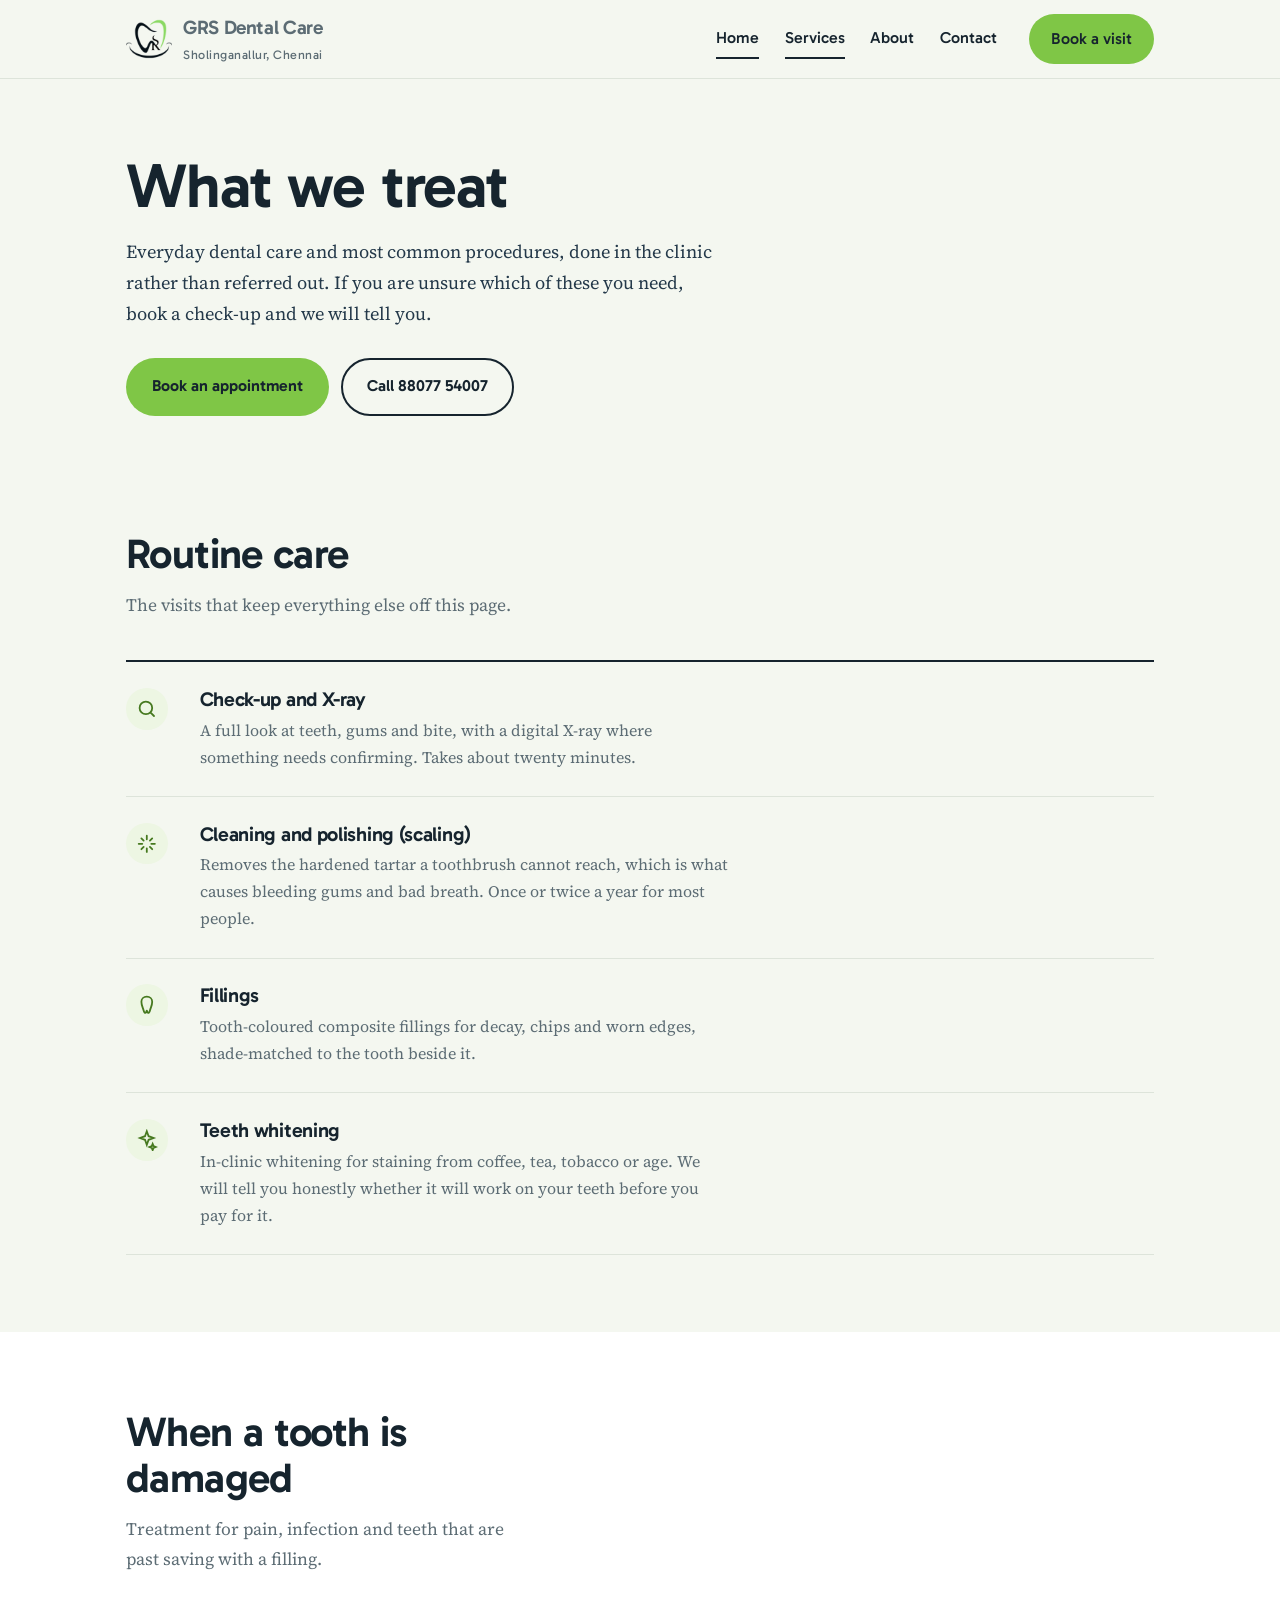
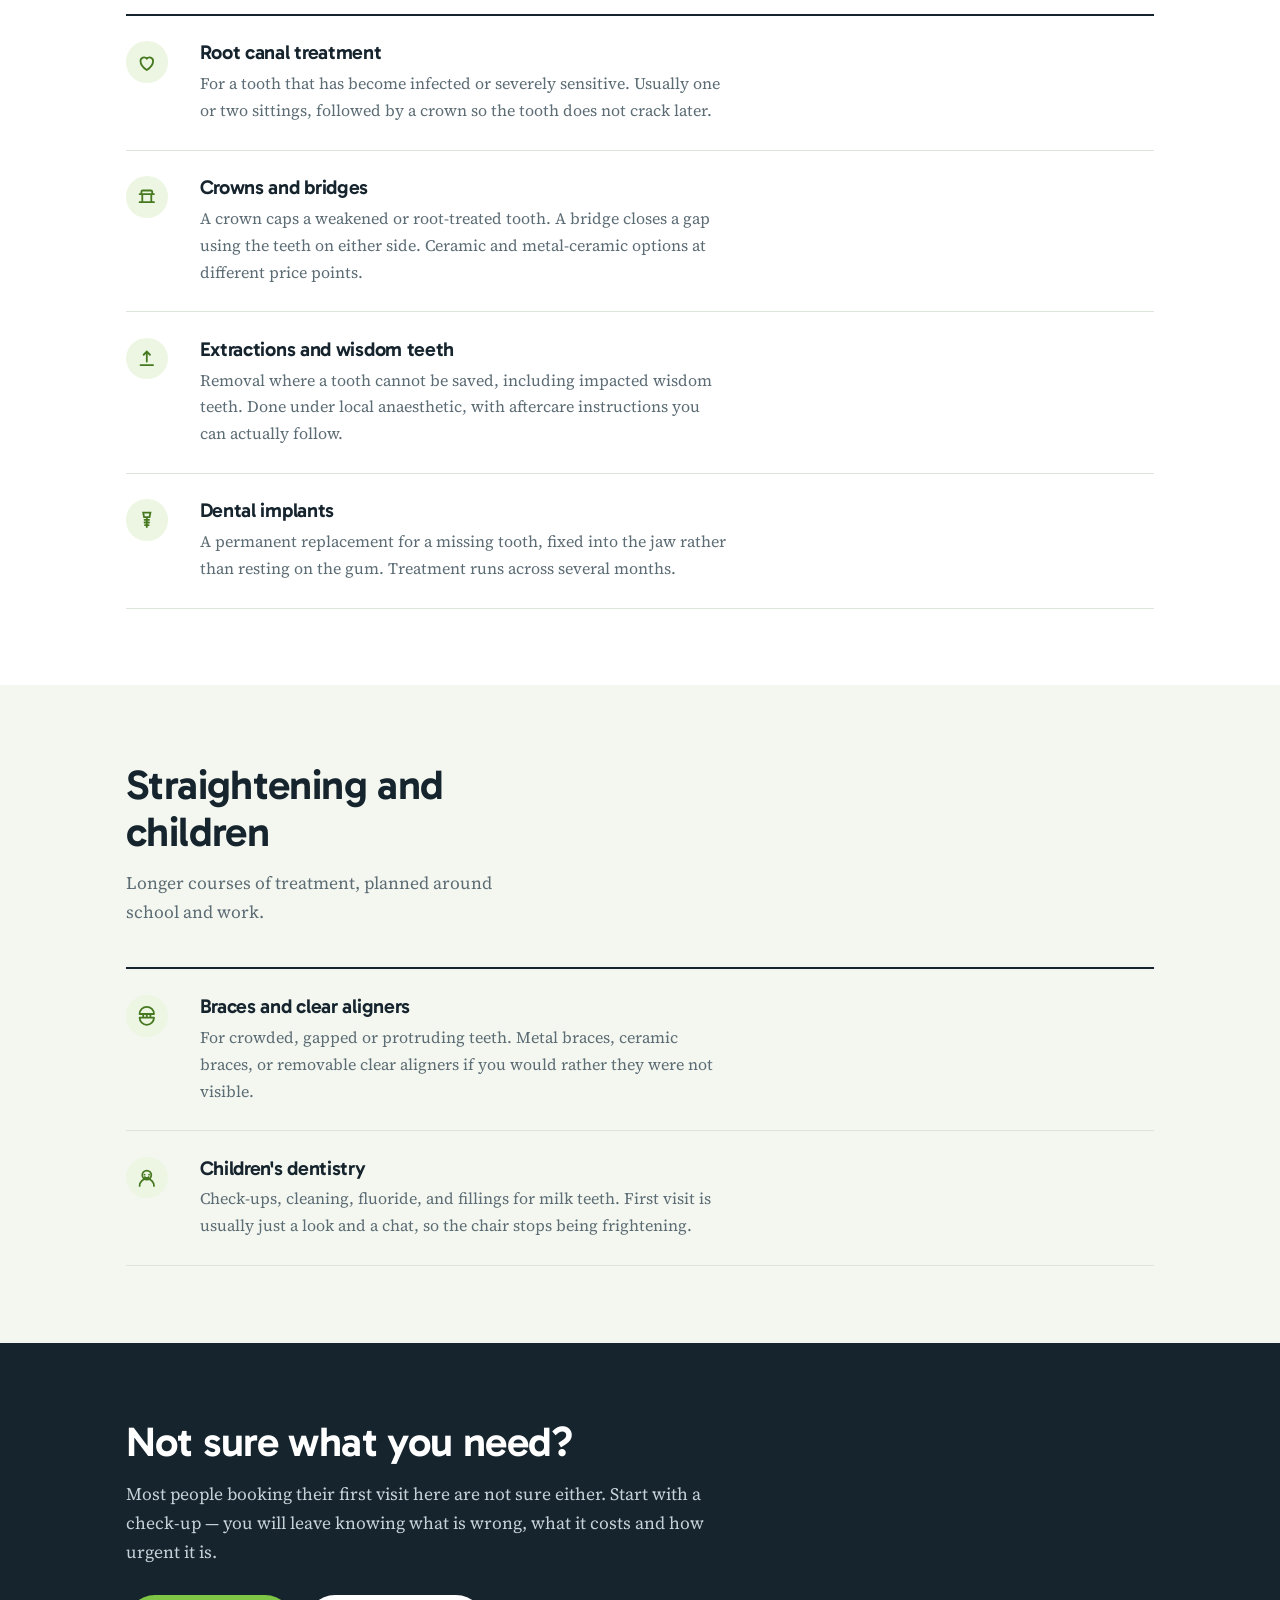
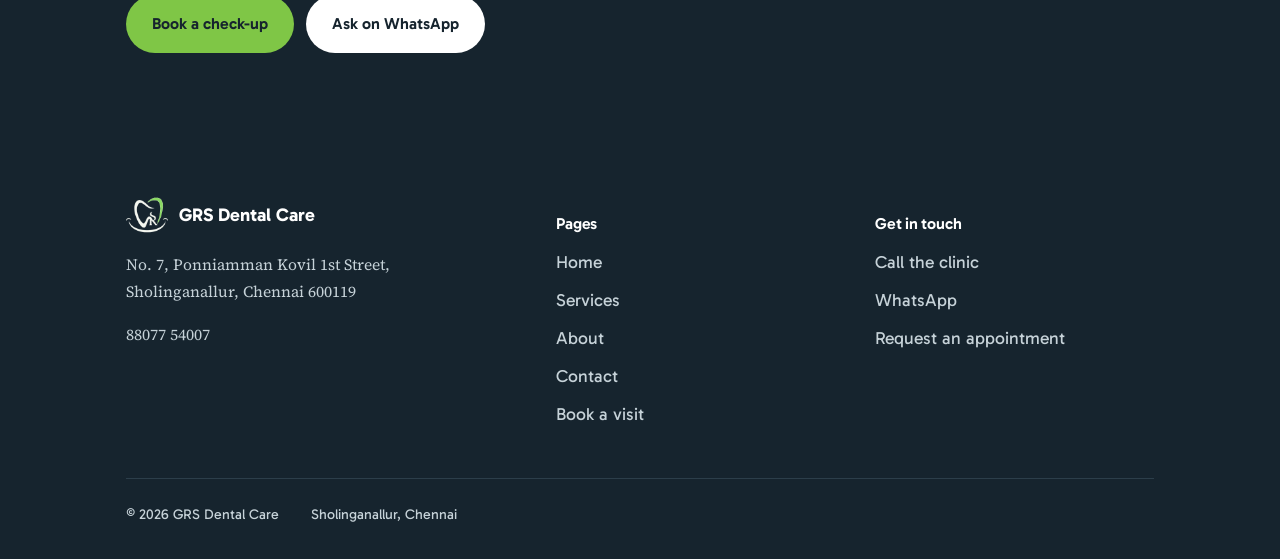
<file: services.html>
<!DOCTYPE html>
<html lang="en-IN">
<head>
<meta charset="utf-8">
<meta name="viewport" content="width=device-width, initial-scale=1">
<title>Services — GRS Dental Care, Sholinganallur</title>
<meta name="description" content="Check-ups, cleaning, fillings, root canals, crowns, braces, implants and children's dentistry at GRS Dental Care in Sholinganallur, Chennai.">
<link rel="canonical" href="https://example.com/services.html">
<meta property="og:type" content="website">
<meta property="og:title" content="Services — GRS Dental Care, Sholinganallur">
<meta property="og:description" content="Check-ups, cleaning, fillings, root canals, crowns, braces, implants and children's dentistry at GRS Dental Care in Sholinganallur, Chennai.">
<meta property="og:image" content="https://example.com/assets/clinic-room.jpg">
<meta name="twitter:card" content="summary_large_image">
<link rel="icon" href="assets/favicon-32.png" sizes="32x32">
<link rel="apple-touch-icon" href="assets/apple-touch-icon.png">
<link rel="preconnect" href="https://fonts.googleapis.com">
<link rel="preconnect" href="https://fonts.gstatic.com" crossorigin>
<link href="https://fonts.googleapis.com/css2?family=Gabarito:wght@400;500;600;700&family=Source+Serif+4:ital,opsz,wght@0,8..60,400;0,8..60,600;1,8..60,400&display=swap" rel="stylesheet">
<link rel="stylesheet" href="styles.css">
</head>
<body>
<a class="skip" href="#main">Skip to content</a>

<header class="masthead">
  <div class="shell">
    <a class="brand" href="index.html">
      <img src="assets/logo.png" alt="">
      <span><b>GRS Dental Care</b><span>Sholinganallur, Chennai</span></span>
    </a>
    <button class="burger" aria-label="Open menu" aria-expanded="false" aria-controls="nav">
      <svg viewBox="0 0 24 24" fill="none" stroke="currentColor" stroke-width="2" stroke-linecap="round"><path d="M3 6h18M3 12h18M3 18h18"/></svg>
    </button>
    <nav class="nav" id="nav">
      <a href="index.html" aria-current="page">Home</a>
      <a href="services.html" aria-current="page">Services</a>
      <a href="about.html">About</a>
      <a href="contact.html">Contact</a>
      <a class="btn btn-go" href="appointment.html">Book a visit</a>
    </nav>
  </div>
</header>

<main id="main">

  <section class="pagehead">
    <div class="shell">
      <h1>What we treat</h1>
      <p>Everyday dental care and most common procedures, done in the clinic rather than referred out. If you are unsure which of these you need, book a check-up and we will tell you.</p>
      <div class="btn-row">
        <a class="btn btn-go" href="appointment.html">Book an appointment</a>
        <a class="btn btn-line" href="tel:+918807754007">Call 88077 54007</a>
      </div>
    </div>
  </section>

  <section class="band">
    <div class="shell">
      <div class="band-head">
        <h2>Routine care</h2>
        <p>The visits that keep everything else off this page.</p>
      </div>
      <ul class="ruled">
<li class="svc"><span class="svc-mark"><svg viewBox="0 0 24 24" fill="none" stroke="currentColor" stroke-width="2" stroke-linecap="round"><circle cx="11" cy="11" r="7"/><path d="M20 20l-3.5-3.5"/></svg></span><div><h3>Check-up and X-ray</h3><p>A full look at teeth, gums and bite, with a digital X-ray where something needs confirming. Takes about twenty minutes.</p></div></li><li class="svc"><span class="svc-mark"><svg viewBox="0 0 24 24" fill="none" stroke="currentColor" stroke-width="2" stroke-linecap="round"><path d="M12 3v4M12 17v4M3 12h4M17 12h4M6 6l2.5 2.5M15.5 15.5L18 18M18 6l-2.5 2.5M8.5 15.5L6 18"/></svg></span><div><h3>Cleaning and polishing (scaling)</h3><p>Removes the hardened tartar a toothbrush cannot reach, which is what causes bleeding gums and bad breath. Once or twice a year for most people.</p></div></li><li class="svc"><span class="svc-mark"><svg viewBox="0 0 24 24" fill="none" stroke="currentColor" stroke-width="2" stroke-linecap="round"><path d="M12 3c3.5 0 6 2.3 6 5.6 0 4-1.6 6.3-2.4 9.4-.4 1.6-1.2 3-2.1 3-1.1 0-1.1-2.6-1.5-2.6s-.4 2.6-1.5 2.6c-.9 0-1.7-1.4-2.1-3C7.6 14.9 6 12.6 6 8.6 6 5.3 8.5 3 12 3Z"/></svg></span><div><h3>Fillings</h3><p>Tooth-coloured composite fillings for decay, chips and worn edges, shade-matched to the tooth beside it.</p></div></li><li class="svc"><span class="svc-mark"><svg viewBox="0 0 24 24" fill="none" stroke="currentColor" stroke-width="2" stroke-linecap="round"><path d="M12 2.5 14 8l5.5 2-5.5 2-2 5.5L10 12 4.5 10 10 8Z"/><path d="M18.5 16.5 19.5 19l2.5 1-2.5 1-1 2.5-1-2.5L15 20l2.5-1Z"/></svg></span><div><h3>Teeth whitening</h3><p>In-clinic whitening for staining from coffee, tea, tobacco or age. We will tell you honestly whether it will work on your teeth before you pay for it.</p></div></li>
      </ul>
    </div>
  </section>

  <section class="band band-white">
    <div class="shell">
      <div class="band-head">
        <h2>When a tooth is damaged</h2>
        <p>Treatment for pain, infection and teeth that are past saving with a filling.</p>
      </div>
      <ul class="ruled">
<li class="svc"><span class="svc-mark"><svg viewBox="0 0 24 24" fill="none" stroke="currentColor" stroke-width="2" stroke-linecap="round"><path d="M12 21s-7-4.4-7-10a4 4 0 0 1 7-2.6A4 4 0 0 1 19 11c0 5.6-7 10-7 10Z"/></svg></span><div><h3>Root canal treatment</h3><p>For a tooth that has become infected or severely sensitive. Usually one or two sittings, followed by a crown so the tooth does not crack later.</p></div></li><li class="svc"><span class="svc-mark"><svg viewBox="0 0 24 24" fill="none" stroke="currentColor" stroke-width="2" stroke-linecap="round"><path d="M4 9h16M6 9V6.5A1.5 1.5 0 0 1 7.5 5h9A1.5 1.5 0 0 1 18 6.5V9M7 9v9M17 9v9M4 18h16"/></svg></span><div><h3>Crowns and bridges</h3><p>A crown caps a weakened or root-treated tooth. A bridge closes a gap using the teeth on either side. Ceramic and metal-ceramic options at different price points.</p></div></li><li class="svc"><span class="svc-mark"><svg viewBox="0 0 24 24" fill="none" stroke="currentColor" stroke-width="2" stroke-linecap="round"><path d="M12 15V4M8.5 7.5 12 4l3.5 3.5M5 19h14"/></svg></span><div><h3>Extractions and wisdom teeth</h3><p>Removal where a tooth cannot be saved, including impacted wisdom teeth. Done under local anaesthetic, with aftercare instructions you can actually follow.</p></div></li><li class="svc"><span class="svc-mark"><svg viewBox="0 0 24 24" fill="none" stroke="currentColor" stroke-width="2" stroke-linecap="round"><path d="M8 4h8l-1 5H9ZM12 9v11M9.5 12h5M9.5 15h5M10 18h4"/></svg></span><div><h3>Dental implants</h3><p>A permanent replacement for a missing tooth, fixed into the jaw rather than resting on the gum. Treatment runs across several months.</p></div></li>
      </ul>
    </div>
  </section>

  <section class="band">
    <div class="shell">
      <div class="band-head">
        <h2>Straightening and children</h2>
        <p>Longer courses of treatment, planned around school and work.</p>
      </div>
      <ul class="ruled">
<li class="svc"><span class="svc-mark"><svg viewBox="0 0 24 24" fill="none" stroke="currentColor" stroke-width="2" stroke-linecap="round"><path d="M4 10h16M4 14h16M8 10v4M12 10v4M16 10v4M4 10a8 8 0 0 1 16 0M4 14a8 8 0 0 0 16 0"/></svg></span><div><h3>Braces and clear aligners</h3><p>For crowded, gapped or protruding teeth. Metal braces, ceramic braces, or removable clear aligners if you would rather they were not visible.</p></div></li><li class="svc"><span class="svc-mark"><svg viewBox="0 0 24 24" fill="none" stroke="currentColor" stroke-width="2" stroke-linecap="round"><circle cx="12" cy="9" r="5"/><path d="M9.5 8.5h.01M14.5 8.5h.01M9.8 11.2a3 3 0 0 0 4.4 0M4 21a8 8 0 0 1 16 0"/></svg></span><div><h3>Children's dentistry</h3><p>Check-ups, cleaning, fluoride, and fillings for milk teeth. First visit is usually just a look and a chat, so the chair stops being frightening.</p></div></li>
      </ul>
    </div>
  </section>

  <section class="band band-dark">
    <div class="shell">
      <h2>Not sure what you need?</h2>
      <p>Most people booking their first visit here are not sure either. Start with a check-up — you will leave knowing what is wrong, what it costs and how urgent it is.</p>
      <div class="btn-row">
        <a class="btn btn-go" href="appointment.html">Book a check-up</a>
        <a class="btn btn-pale" href="https://wa.me/918807754007">Ask on WhatsApp</a>
      </div>
    </div>
  </section>

</main>

<footer class="footer">
  <div class="shell">
    <div class="footer-grid">
      <div>
        <div class="footer-brand"><img src="assets/logo-light.png" alt=""><b>GRS Dental Care</b></div>
        <p>No. 7, Ponniamman Kovil 1st Street,<br>Sholinganallur, Chennai 600119</p>
        <p><a href="tel:+918807754007">88077 54007</a></p>
      </div>
      <div>
        <h4>Pages</h4>
        <ul>
          <li><a href="index.html">Home</a></li>
          <li><a href="services.html">Services</a></li>
          <li><a href="about.html">About</a></li>
          <li><a href="contact.html">Contact</a></li>
          <li><a href="appointment.html">Book a visit</a></li>
        </ul>
      </div>
      <div>
        <h4>Get in touch</h4>
        <ul>
          <li><a href="tel:+918807754007">Call the clinic</a></li>
          <li><a href="https://wa.me/918807754007">WhatsApp</a></li>
          <li><a href="appointment.html">Request an appointment</a></li>
        </ul>
      </div>
    </div>
    <div class="colophon">
      <span>&copy; <span id="yr">2026</span> GRS Dental Care</span>
      <span>Sholinganallur, Chennai</span>
    </div>
  </div>
</footer>


<div class="callbar">
  <a href="tel:+918807754007">Call</a>
  <a class="go" href="appointment.html">Book a visit</a>
</div>

<script src="site.js"></script>
</body>
</html>
</file>
<file: styles.css>
/* ============================================================
   GRS Dental Care — shared stylesheet
   Palette derived from the clinic logo.
   ============================================================ */

:root {
  --ink:        #16242E;
  --ink-soft:   #24394a;
  --leaf:       #7FC646;
  --leaf-deep:  #46791F;
  --leaf-wash:  #EDF6E3;
  --paper:      #F4F7F0;
  --white:      #FFFFFF;
  --slate:      #5C6C74;
  --line:       #DDE4DA;

  --shell: 1140px;
  --gut: clamp(1.25rem, 5vw, 3.5rem);

  --font-ui: "Gabarito", "Segoe UI", system-ui, sans-serif;
  --font-read: "Source Serif 4", Georgia, serif;
}

*, *::before, *::after { box-sizing: border-box; }

html { scroll-behavior: smooth; }
@media (prefers-reduced-motion: reduce) {
  html { scroll-behavior: auto; }
  * { animation-duration: .01ms !important; transition-duration: .01ms !important; }
}

body {
  margin: 0;
  background: var(--paper);
  color: var(--ink);
  font-family: var(--font-read);
  font-size: 1.09rem;
  line-height: 1.68;
  -webkit-font-smoothing: antialiased;
}

h1, h2, h3, h4, .ui { font-family: var(--font-ui); font-weight: 600; line-height: 1.12; letter-spacing: -0.015em; }
h1 { font-size: clamp(2.3rem, 6vw, 3.9rem); margin: 0 0 1rem; }
h2 { font-size: clamp(1.75rem, 3.6vw, 2.6rem); margin: 0 0 .85rem; }
h3 { font-size: 1.25rem; margin: 0 0 .4rem; }
p  { margin: 0 0 1.1rem; max-width: 66ch; }

a { color: var(--leaf-deep); text-decoration-thickness: 1px; text-underline-offset: 3px; }
a:hover { color: var(--ink); }

img { max-width: 100%; display: block; }

:focus-visible {
  outline: 3px solid var(--leaf-deep);
  outline-offset: 3px;
  border-radius: 3px;
}

.shell { width: 100%; max-width: var(--shell); margin-inline: auto; padding-inline: var(--gut); }

.skip {
  position: absolute; left: -9999px; top: 0; z-index: 99;
  background: var(--ink); color: #fff; padding: .7rem 1.1rem; font-family: var(--font-ui);
}
.skip:focus { left: .5rem; top: .5rem; color: #fff; }

/* ---------- buttons ---------- */
.btn {
  display: inline-flex; align-items: center; justify-content: center; gap: .5rem;
  font-family: var(--font-ui); font-weight: 600; font-size: 1rem;
  padding: .85rem 1.5rem; border-radius: 999px; border: 2px solid transparent;
  text-decoration: none; cursor: pointer;
  transition: background-color .18s ease, color .18s ease, border-color .18s ease;
}
.btn-go     { background: var(--leaf); color: var(--ink); }
.btn-go:hover { background: var(--ink); color: var(--white); }
.btn-line   { background: transparent; color: var(--ink); border-color: var(--ink); }
.btn-line:hover { background: var(--ink); color: var(--white); }
.btn-pale   { background: var(--white); color: var(--ink); }
.btn-pale:hover { background: var(--leaf); color: var(--ink); }
.btn-row { display: flex; flex-wrap: wrap; gap: .75rem; margin-top: 1.75rem; }

/* ---------- header ---------- */
.masthead {
  background: var(--paper);
  border-bottom: 1px solid var(--line);
  position: sticky; top: 0; z-index: 40;
}
.masthead .shell { display: flex; align-items: center; gap: 1rem; min-height: 78px; }

.brand { display: flex; align-items: center; gap: .7rem; text-decoration: none; color: var(--ink); margin-right: auto; }
.brand img { width: 46px; height: 46px; object-fit: contain; }
.brand b { font-family: var(--font-ui); font-size: 1.22rem; font-weight: 600; letter-spacing: -.02em; display: block; }
.brand span { font-family: var(--font-ui); font-size: .78rem; color: var(--slate); letter-spacing: .04em; display: block; }

.nav { display: flex; align-items: center; gap: 1.6rem; }
.nav a {
  font-family: var(--font-ui); font-size: 1rem; font-weight: 500;
  color: var(--ink); text-decoration: none; padding: .35rem 0;
  border-bottom: 2px solid transparent;
}
.nav a:hover { border-bottom-color: var(--leaf); }
.nav a[aria-current="page"] { border-bottom-color: var(--ink); }
.nav a.btn { padding: .6rem 1.25rem; margin-left: .4rem; border-bottom: 2px solid transparent; }
.nav a.btn:hover { border-bottom-color: transparent; }
.nav a.btn[aria-current="page"] { border-bottom-color: transparent; }

.burger {
  display: none; background: none; border: 0; padding: .5rem; cursor: pointer;
  color: var(--ink); margin-left: auto;
}
.burger svg { width: 26px; height: 26px; }

@media (max-width: 860px) {
  .burger { display: block; }
  .nav {
    display: none; position: absolute; top: 100%; left: 0; right: 0;
    flex-direction: column; align-items: stretch; gap: 0;
    background: var(--paper); border-bottom: 1px solid var(--line);
    padding: .5rem var(--gut) 1.35rem;
  }
  .nav.open { display: flex; }
  .nav a { padding: .85rem 0; border-bottom: 1px solid var(--line); }
  .nav a:hover { border-bottom-color: var(--line); }
  .nav .btn { margin: 1rem 0 0; border-bottom: none; }
}

/* ---------- hero ---------- */
.hero { padding: clamp(3rem, 7vw, 5.5rem) 0 0; }
.hero-grid { display: grid; grid-template-columns: 1.05fr .95fr; gap: clamp(2rem, 5vw, 4rem); align-items: center; }
.hero p.lede { font-size: 1.2rem; color: var(--ink-soft); }
.hero-shot { position: relative; }
.hero-shot img { border-radius: 14px; width: 100%; aspect-ratio: 4/3.1; object-fit: cover; }
.hero-shot figcaption {
  font-family: var(--font-ui); font-size: .85rem; color: var(--slate);
  margin-top: .7rem;
}
.hero-note {
  display: flex; align-items: center; gap: .55rem; margin-top: 1.6rem;
  font-family: var(--font-ui); font-size: .95rem; color: var(--slate);
}
.dot { width: 9px; height: 9px; border-radius: 50%; background: var(--leaf); flex: none; }

@media (max-width: 820px) {
  .hero-grid { grid-template-columns: 1fr; }
  .hero-shot { order: -1; }
}

/* the smile arc from the logo — used twice on the site, nowhere else */
.arc {
  display: block; width: min(100% - 2 * var(--gut), 760px);
  height: clamp(26px, 3.4vw, 46px);
  margin: clamp(2.75rem, 5vw, 4.5rem) auto 0;
  opacity: .92;
}
.arc path { fill: var(--ink); }
.arc-leaf path { fill: var(--leaf); }

/* ---------- page header (inner pages) ---------- */
.pagehead { padding: clamp(2.75rem, 6vw, 4.5rem) 0 clamp(1.5rem, 3vw, 2.5rem); }
.pagehead p { font-size: 1.15rem; color: var(--ink-soft); }

/* ---------- generic band ---------- */
.band { padding: clamp(3rem, 6vw, 5rem) 0; }
.band-dark { background: var(--ink); color: var(--paper); }
.band-dark h2, .band-dark h3 { color: var(--white); }
.band-dark p { color: #C6D2D8; }
.band-dark a { color: var(--leaf); }
.band-dark a.btn-go { color: var(--ink); }
.band-dark a.btn-go:hover { background: var(--white); color: var(--ink); }
.band-dark a.btn-pale { color: var(--ink); }
.band-wash { background: var(--leaf-wash); }
.band-white { background: var(--white); }

.band-head { max-width: 44ch; margin-bottom: 2.5rem; }
.band-head p { color: var(--slate); margin-bottom: 0; }

/* ---------- services: ruled list, not a card grid ---------- */
.ruled { border-top: 2px solid var(--ink); }
.ruled li { list-style: none; }
.ruled { margin: 0; padding: 0; }
.svc {
  display: grid; grid-template-columns: 3.2rem 1fr; gap: 0 1.4rem;
  padding: 1.6rem 0; border-bottom: 1px solid var(--line);
}
.svc-mark {
  width: 2.6rem; height: 2.6rem; border-radius: 50%;
  background: var(--leaf-wash); color: var(--leaf-deep);
  display: grid; place-items: center;
}
.svc-mark svg { width: 1.35rem; height: 1.35rem; }
.svc p { margin: 0; color: var(--slate); font-size: 1rem; }

/* ---------- point list ---------- */
.points { display: grid; grid-template-columns: repeat(3, 1fr); gap: clamp(1.5rem, 3vw, 2.75rem); }
.points > div { border-top: 3px solid var(--leaf); padding-top: 1.1rem; }
.points p { margin: 0; color: var(--slate); font-size: 1rem; }
@media (max-width: 760px) { .points { grid-template-columns: 1fr; } }

/* ---------- split ---------- */
.split { display: grid; grid-template-columns: 1fr 1fr; gap: clamp(2rem, 5vw, 4rem); align-items: center; }
.split img { border-radius: 14px; width: 100%; object-fit: cover; }
@media (max-width: 820px) { .split { grid-template-columns: 1fr; } }

/* ---------- detail rows (contact) ---------- */
.detail { display: grid; grid-template-columns: 1fr 1fr; gap: clamp(2rem, 5vw, 3.5rem); }
@media (max-width: 820px) { .detail { grid-template-columns: 1fr; } }

.dl { margin: 0; border-top: 2px solid var(--ink); }
.dl > div { padding: 1.2rem 0; border-bottom: 1px solid var(--line); }
.dl dt { font-family: var(--font-ui); font-weight: 600; font-size: .95rem; color: var(--slate); margin-bottom: .2rem; }
.dl dd { margin: 0; font-size: 1.1rem; }
.dl dd a { color: var(--ink); text-decoration-color: var(--leaf); }

.hours { width: 100%; border-collapse: collapse; }
.hours th, .hours td { text-align: left; padding: .7rem 0; border-bottom: 1px solid var(--line); font-size: 1rem; }
.hours th { font-family: var(--font-ui); font-weight: 500; color: var(--slate); }
.hours td { font-family: var(--font-ui); }

.mapframe { border: 0; width: 100%; height: 340px; border-radius: 14px; filter: saturate(.85); }

/* ---------- form ---------- */
.form { max-width: 640px; }
.field { margin-bottom: 1.25rem; }
.field label { display: block; font-family: var(--font-ui); font-weight: 500; font-size: .98rem; margin-bottom: .35rem; }
.field .hint { font-family: var(--font-ui); font-size: .85rem; color: var(--slate); font-weight: 400; }
.field input, .field select, .field textarea {
  width: 100%; font-family: var(--font-read); font-size: 1.05rem;
  padding: .8rem .9rem; border: 1.5px solid var(--line); border-radius: 10px;
  background: var(--white); color: var(--ink);
}
.field input:focus, .field select:focus, .field textarea:focus { border-color: var(--leaf-deep); }
.field textarea { min-height: 120px; resize: vertical; }
.two { display: grid; grid-template-columns: 1fr 1fr; gap: 1.25rem; }
@media (max-width: 620px) { .two { grid-template-columns: 1fr; } }

.chooser { display: flex; flex-wrap: wrap; gap: .6rem; }
.chooser label {
  font-family: var(--font-ui); font-size: .95rem; padding: .55rem 1rem;
  border: 1.5px solid var(--line); border-radius: 999px; background: var(--white);
  cursor: pointer; margin: 0;
}
.chooser input { position: absolute; opacity: 0; width: 1px; height: 1px; }
.chooser input:checked + span { }
.chooser label:has(input:checked) { border-color: var(--ink); background: var(--ink); color: var(--white); }
.chooser label:focus-within { outline: 3px solid var(--leaf-deep); outline-offset: 2px; }

.notice {
  max-width: 640px;
  background: var(--leaf-wash); border-left: 4px solid var(--leaf);
  padding: 1.1rem 1.25rem; border-radius: 0 10px 10px 0; margin-bottom: 2rem;
}
.notice p { margin: 0; font-size: 1rem; }

.formstate { display: none; padding: 1.1rem 1.25rem; border-radius: 10px; margin-top: 1.25rem; font-family: var(--font-ui); }
.formstate.show { display: block; }
.formstate.ok  { background: var(--leaf-wash); border-left: 4px solid var(--leaf); }
.formstate.bad { background: #FBE9E7; border-left: 4px solid #C0392B; }

/* ---------- footer ---------- */
.footer { background: var(--ink); color: #C6D2D8; padding: clamp(2.5rem, 5vw, 4rem) 0 2rem; }
.footer-grid { display: grid; grid-template-columns: 1.4fr 1fr 1fr; gap: 2.5rem; }
.footer h4 { font-size: 1rem; color: var(--white); margin-bottom: .9rem; }
.footer a { color: #C6D2D8; text-decoration: none; }
.footer a:hover { color: var(--leaf); text-decoration: underline; }
.footer ul { list-style: none; margin: 0; padding: 0; font-family: var(--font-ui); }
.footer li { margin-bottom: .55rem; }
.footer p { font-size: .98rem; }
.footer-brand { display: flex; align-items: center; gap: .7rem; margin-bottom: 1rem; }
.footer-brand img { width: 42px; height: 42px; object-fit: contain; }
.footer-brand b { font-family: var(--font-ui); color: var(--white); font-size: 1.15rem; }
.colophon {
  margin-top: 2.5rem; padding-top: 1.5rem; border-top: 1px solid #2C3E4A;
  font-family: var(--font-ui); font-size: .88rem; display: flex; flex-wrap: wrap; gap: 1rem 2rem;
}
@media (max-width: 760px) { .footer-grid { grid-template-columns: 1fr; gap: 2rem; } }

/* ---------- sticky call bar (mobile) ---------- */
.callbar { display: none; }
@media (max-width: 700px) {
  .callbar {
    display: grid; grid-template-columns: 1fr 1fr; gap: 1px;
    position: fixed; bottom: 0; left: 0; right: 0; z-index: 50;
    background: var(--line);
  }
  .callbar a {
    font-family: var(--font-ui); font-weight: 600; text-decoration: none;
    padding: .95rem; text-align: center; background: var(--white); color: var(--ink);
  }
  .callbar a.go { background: var(--leaf); }
  body { padding-bottom: 56px; }
}
</file>
